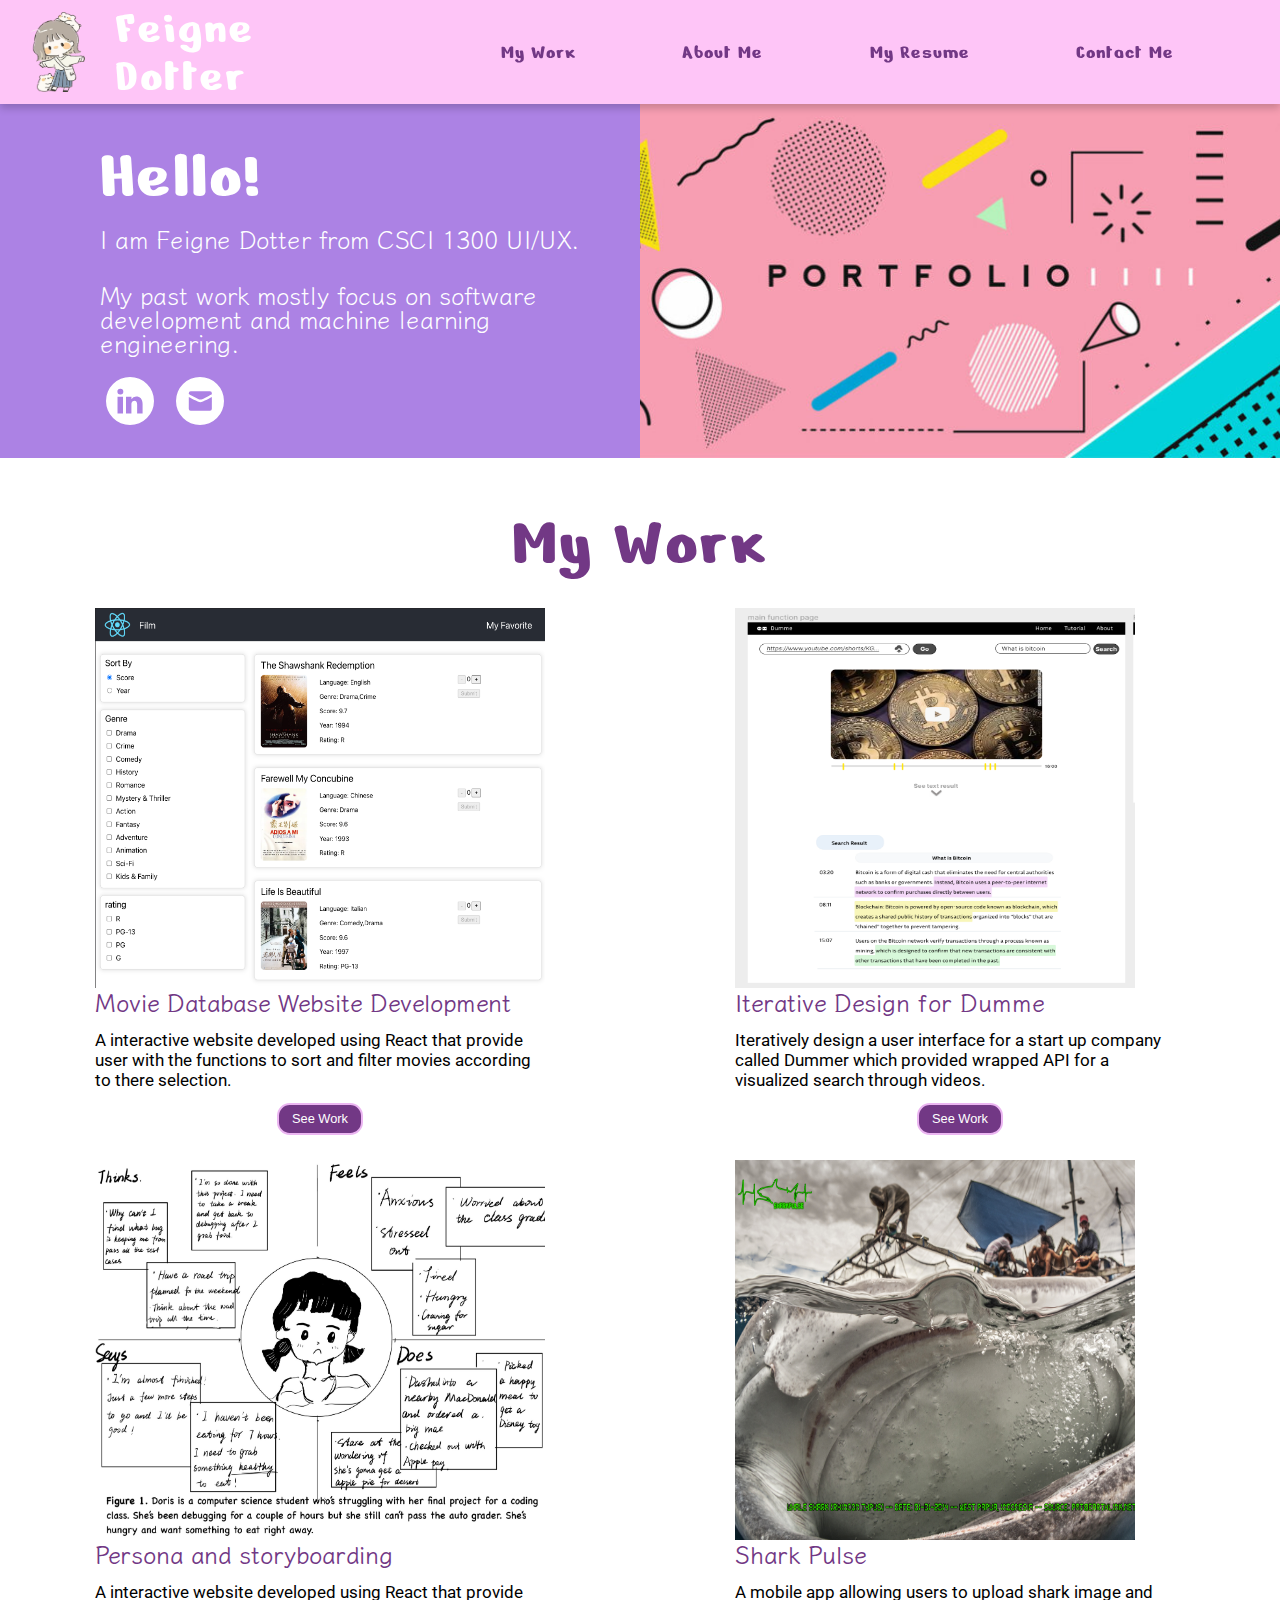
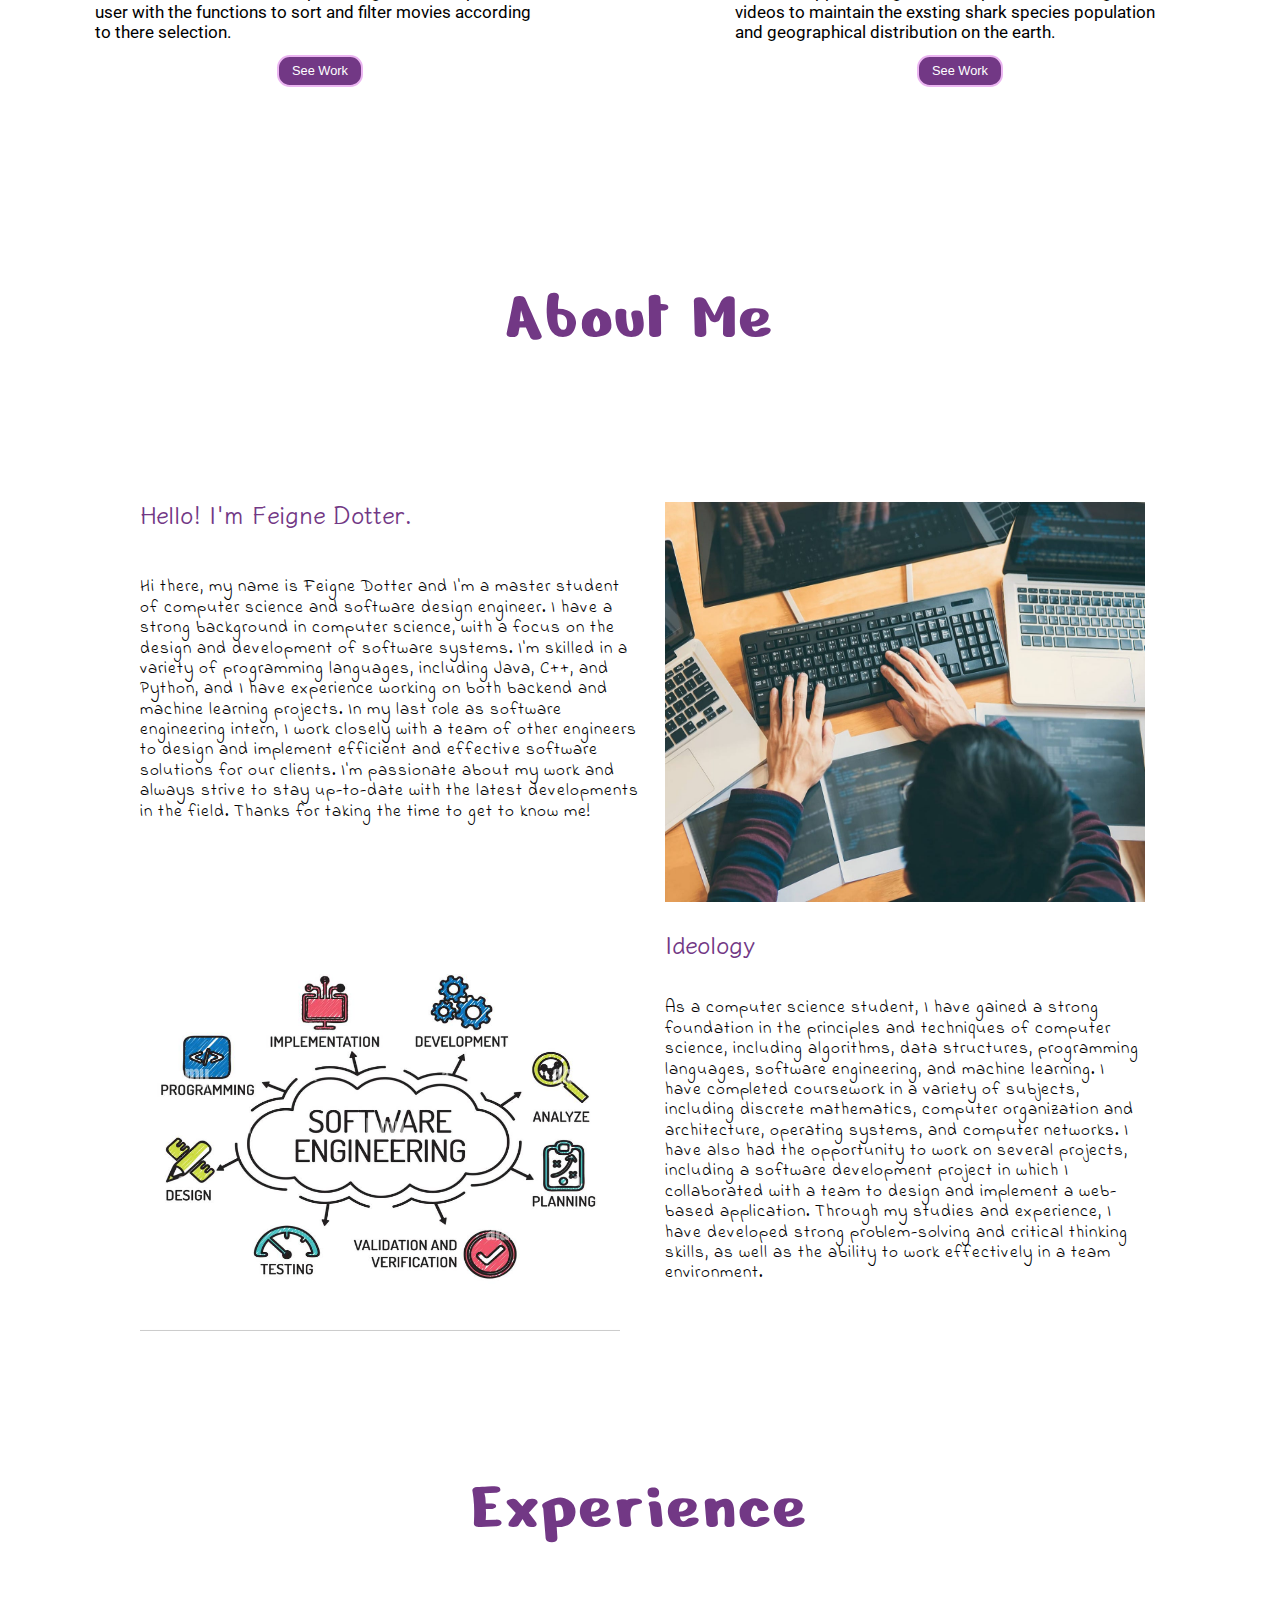
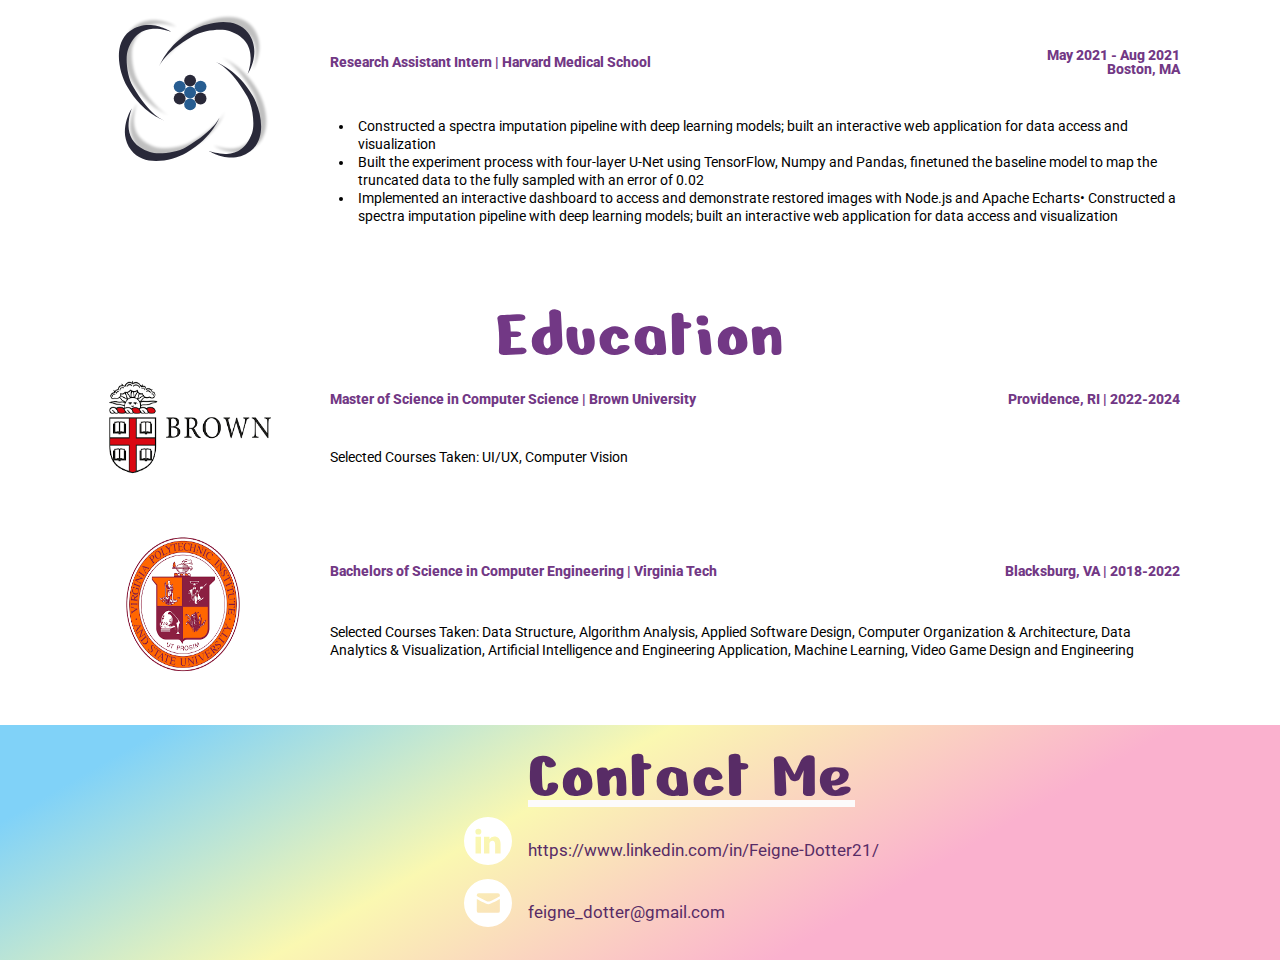
<file: index.html>
<!DOCTYPE html>
<html>

<head>
    <title>Portfolio Feigne Dotter</title>
    <link rel="stylesheet" href="./css/reset.css">
    <link rel="stylesheet" href="css/styles.css">
    <link rel="preconnect" href="https://fonts.gstatic.com">
    <script src="https://ajax.googleapis.com/ajax/libs/jquery/3.5.1/jquery.min.js"></script>
    <script src="js/index.js"></script>
    <style> 
        @import url('https://fonts.googleapis.com/css2?family=Nerko+One&family=Noto+Sans&display=swap'); 
    </style>
    <style>
        @import url('https://fonts.googleapis.com/css2?family=Roboto&display=swap');
    </style>
    <style>
        @import url('https://fonts.googleapis.com/css2?family=Roboto:wght@700&display=swap');
    </style>
    <style> @import url('https://fonts.googleapis.com/css2?family=Klee+One&display=swap'); </style>
    <style> @import url('https://fonts.googleapis.com/css2?family=Indie+Flower&family=Klee+One&display=swap'); </style>
    <!-- Global site tag (gtag.js) - Google Analytics -->
<script async src="https://www.googletagmanager.com/gtag/js?id=G-89CSB1CFTP"></script>
<script>
  window.dataLayer = window.dataLayer || [];
  function gtag(){dataLayer.push(arguments);}
  gtag('js', new Date());

  gtag('config', 'G-89CSB1CFTP');
</script>

</head>


<header class="header">
    <div class="headerContainer">
        <div class="logoName">
            <div class="logo">
                <img src="images/Subject.png" alt="ANT" width=55px height=80px>
            </div>
            <div class="name">
                <p>Feigne Dotter</p>
            </div>
        </div>

        <!-- <ul class="nav">
            <li>My Work</li>
            <li>About Me</li>
            <li>My Resume</li>
            <li><a id="contactMe">Contact Me</a></li>
        </ul> -->

        <ul class="projectNav">
            <li><a id="myWork">My Work</a></li>
            <li><a id="aboutMe">About Me</a></li>
            <li><a id="myResume">My Resume</a></li>
            <li><a id="contactMe">Contact Me</a></li>
        </ul>

        <div class="burger">
            <div class="bar"></div>
            <div class="bar"></div>
            <div class="bar"></div>
        </div>
    </div>

</header>




<section class="introduction">
    <div class="introLeft">
        <div class="introText">
            <h1>
                Hello!
            </h1>
            <h5>
                I am Feigne Dotter from CSCI 1300 UI/UX.
            </h5>
            <h5>
                My past work mostly focus on software development and machine learning engineering. 
            </h5>
        </div>
        <div class="introIcons">
            <div class="iconLinkedin">
                <a href="https://www.linkedin.com/in/feigne-dotter21/" target="_blank">
                    <img src="images/img-linkedin-white.svg" alt="LinkedIn" width=60px height=60px>
                </a>
            </div>
            <div class="iconEmail">
                <a href="mailto:feigne-dotter@gmail.com" target="_blank">
                    <img src="images/img-email-white.svg" alt="Email" width=60px height=60px>
                </a>
            </div>
        </div>
    </div>
    <div class="introRight">
    </div>
</section>


<section class="myWork">
    <!-- <div class="sectionTitle"> -->
        <h1 class="pageTitle">
            My Work
        </h1>
    <!-- </div> -->
    <div class="project1">
        <div class="projectImage">
            <a href="project03.html">
                <img src="images/movie_cover.png" alt="react develoment" width=450px height=380px>
            </a>
        </div>
        <h3>
            Movie Database Website Development
        </h3>
        <h4>
            A interactive website developed using React that provide user with the functions to sort and filter movies according to there selection.
        </h4>
        <button onclick="window.location.href='project03.html';">
            See Work
        </button>
    </div>
    <div class="project2">
        <div class="projectImage">
            <a href="project02.html">
                <img src="images/iterative_overview.png" alt="Squad" width=400px height=380px>
            </a>
        </div>
        <h3>
            Iterative Design for Dumme
        </h3>
        <h4>
            Iteratively design a user interface for a start up company called Dummer which provided wrapped API for a visualized search through videos.
        </h4>
        <button onclick="window.location.href='project02.html';">
            See Work
        </button>
    </div>
    <div class="project3">
        <div class="projectImage">
            <a href="project01.html">
                <img src="images/per1-1.jpg" alt="En Masse" width=450px height=380px>
            </a>
        </div>
        <h3>
            Persona and storyboarding
        </h3>
        <h4>
            A interactive website developed using React that provide user with the functions to sort and filter movies according to there selection.
        </h4>
        <button onclick="window.location.href='project01.html';">
            See Work
        </button>
    </div>
    <div class="project4">
        <div class="projectImage">
            <a href="http://sp2.cs.vt.edu/">
            <img src="images/background_cover.jpeg" alt="FCC" width=400px height=380px>
            </a>
        </div>
        <h3>
            Shark Pulse
        </h3>
        <h4>
            A mobile app allowing users to upload shark image and videos to maintain the exsting shark species population and geographical distribution on the earth. 
        </h4>
        <button onclick="location.href='http://sp2.cs.vt.edu/';">
            See Work
        </button>
    </div>

</section>

<section class="aboutMe">
    <div class="sectionTitle">
        <h1 class="pageTitle">
            About Me
        </h1>

    </div>

    <div class="aboutMeBlock1">
        
        <h3 class="subTitle1">
            Hello! I'm Feigne Dotter.
        </h3>
        <h4 class="subDescription1">
            <p>
                Hi there, my name is Feigne Dotter and I'm a master student of computer science and software design engineer. I have a strong background in computer science, with a focus on the design and development of software systems. I'm skilled in a variety of programming languages, including Java, C++, and Python, and I have experience working on both backend and machine learning projects. In my last role as software engineering intern, I work closely with a team of other engineers to design and implement efficient and effective software solutions for our clients. I'm passionate about my work and always strive to stay up-to-date with the latest developments in the field. Thanks for taking the time to get to know me!
            </p>
        </h4>
        <div class="aboutMeImage1">
            <img src="images/college_student.jpeg" alt="Placeholder" width=480px height=400px>
        </div>
    </div>

<div class="aboutMeBlock2">
    <div class="aboutMeImage2">
        <img src="images/software_engineering.png" alt="Placeholder" width=480px height=400px>
    </div>
    <h3 class="subTitle2">
        Ideology
    </h3>
    <h4 class="subDescription2">
        <p>
            As a computer science student, I have gained a strong foundation in the principles and techniques of computer science, including algorithms, data structures, programming languages, software engineering, and machine learning. I have completed coursework in a variety of subjects, including discrete mathematics, computer organization and architecture, operating systems, and computer networks. I have also had the opportunity to work on several projects, including a software development project in which I collaborated with a team to design and implement a web-based application. Through my studies and experience, I have developed strong problem-solving and critical thinking skills, as well as the ability to work effectively in a team environment.
        </p>
    </h4>
</div>

</section>


<section class="myResume">

    <div class="myResumeBlock4">
        <h1 class="blockTitle">
            Experience
        </h1>
        <div class="parkerLordLogo">
            <img src="images/Gordon_Center_for_Medical_Imaging.svg" alt="Parker LORD" width=180px height=159px>
        </div>
        <div class="leftAlign1">
            <p>
                Research Assistant Intern | Harvard Medical School 
            </p>
        </div>
        <div class="rightAlign1">
            <p>
                May 2021 - Aug 2021
            </p>
            <p>
                Boston, MA
            </p>
        </div>
        <div class="description1">
            <ul class="accomplishments">
                <li>Constructed a spectra imputation pipeline with deep learning models; built an interactive web application for data access and visualization
                </li>
                <li>Built the experiment process with four-layer U-Net using TensorFlow, Numpy and Pandas, finetuned the baseline model to map the truncated data to the fully sampled with an error of 0.02            
                </li>  
                <li>
                    Implemented an interactive dashboard to access and demonstrate restored images with Node.js and Apache Echarts• Constructed a spectra imputation pipeline with deep learning models; built an interactive web application for data access and visualization 
            </ul>
        </div>
        
    </div>

    <div class="myResumeBlock5">
        <h1 class="blockTitle">
            Education
        </h1>
        <div class="GeorgiaTech">
            <div class="GT-logo">
                <img src="images/Brown.png" alt="Brown University" width=180px height=114px>
            </div>
            <div class="leftAlign2">
                <p>
                    Master of Science in Computer Science | Brown University
                </p>
            </div>
            <div class="rightAlign2">
                <p>
                    Providence, RI | 2022-2024
                </p>
            </div>
            <div class="GT-description">
                Selected Courses Taken: UI/UX, Computer Vision
            </div>
        </div>
        <div class="VT">
            <div class="VT-logo">
                <img src="images/VT.png" alt="VT" width=116px height=137px>
            </div>
            <div class="leftAlign3">
                Bachelors of Science in Computer Engineering | Virginia Tech
            </div>
            <div class="rightAlign3">
                Blacksburg, VA | 2018-2022
            </div>
            <div class="VT-description">
                Selected Courses Taken: Data Structure, Algorithm Analysis, Applied Software Design, Computer Organization & Architecture, Data Analytics & Visualization, Artificial Intelligence and Engineering Application, Machine Learning, Video Game Design and Engineering
            </div>
        </div>
    </div>

</section>

<footer class="footer">
    <!-- <div class="nothing">
    </div> -->
    <div class="footerTitle">
        <h1>
            Contact Me
        </h1>
    </div>
    <div class="iconLinkedin">
        <a href="https://www.linkedin.com/in/feigne-dotter21/" target="_blank">
            <img src="images/img-linkedin-white.svg" alt="LinkedIn" width=60px height=60px>
        </a>
    </div>
    <div class="descriptionLinkedin">
        <h4>
            https://www.linkedin.com/in/Feigne-Dotter21/
        </h4>
    </div>
    <div class="iconEmail">
        <a href="mailto:feigne-dotter@gmail.com" target="_blank">
            <img src="images/img-email-white.svg" alt="Email" width=60px height=60px>
        </a>
    </div>
    <div class="descriptionEmail">
        <h4>
            feigne_dotter@gmail.com
        </h4>
    </div>
</footer>


</html>
</file>
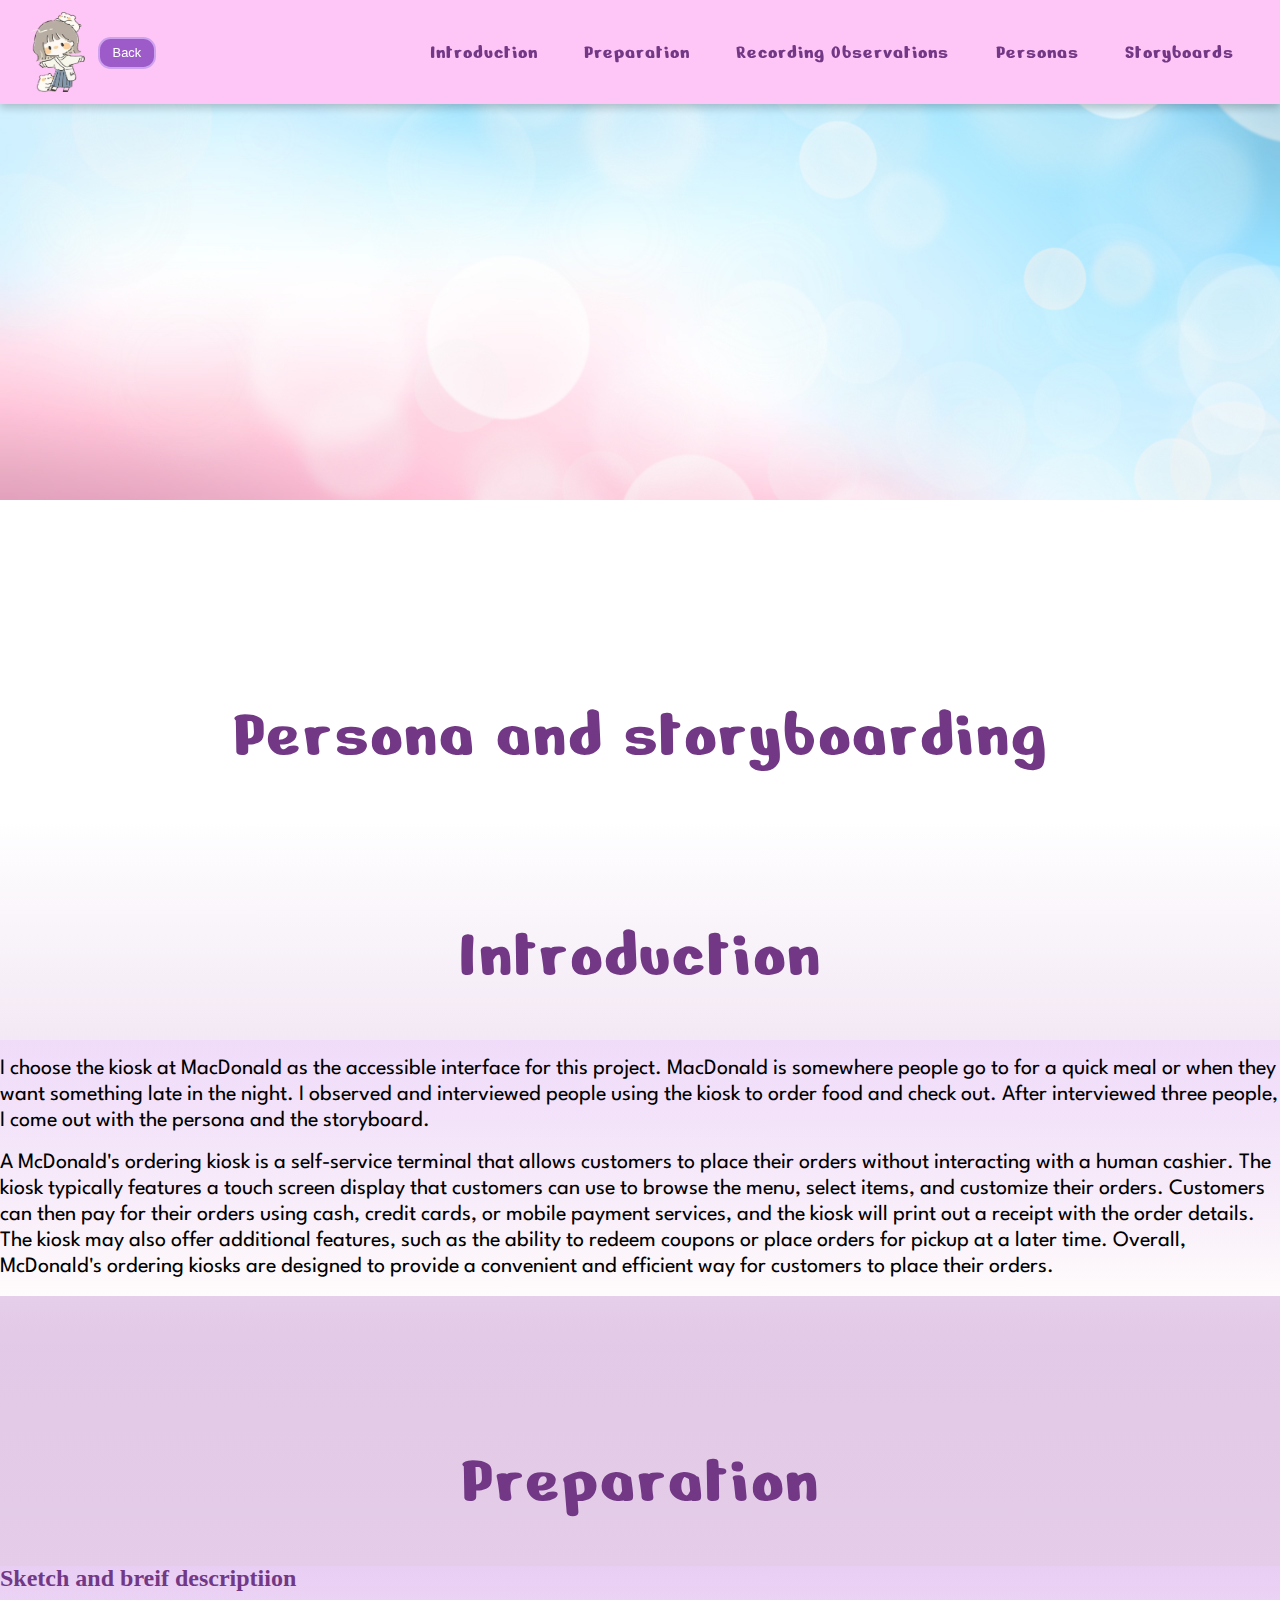
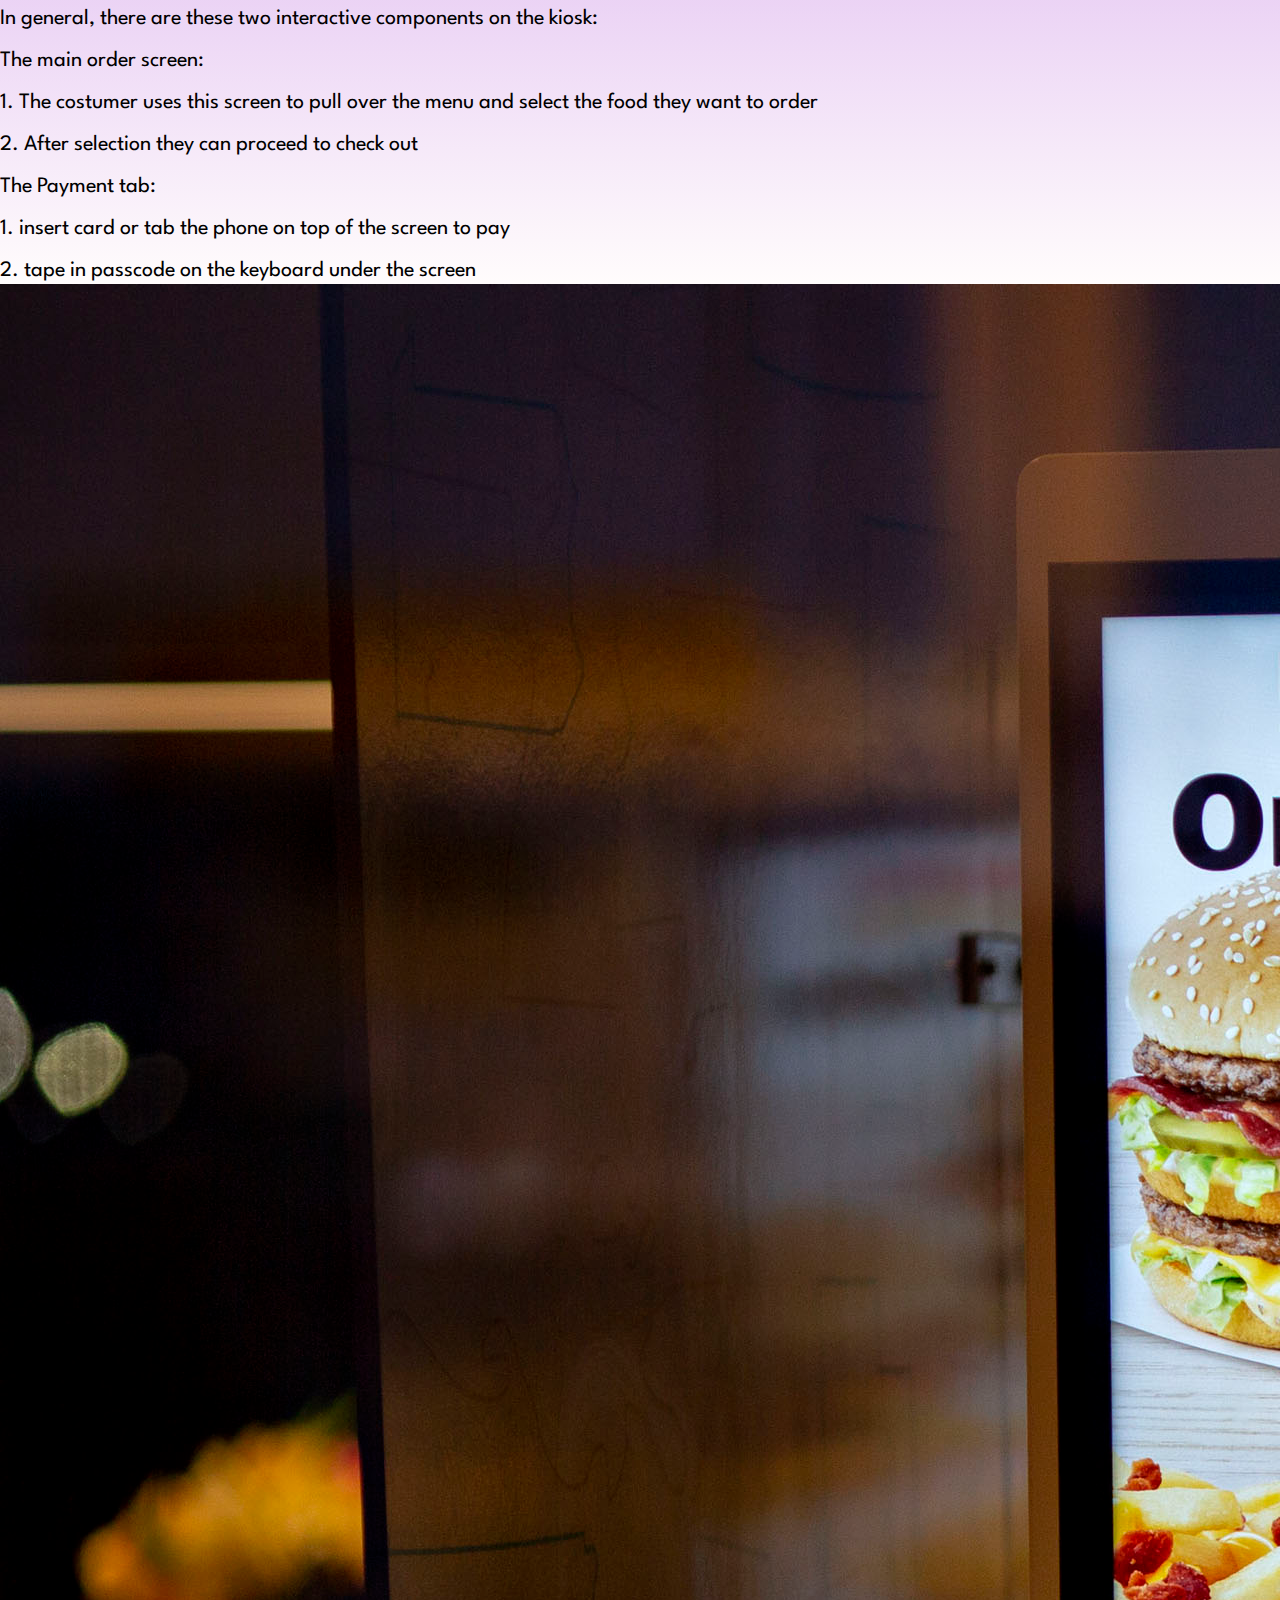
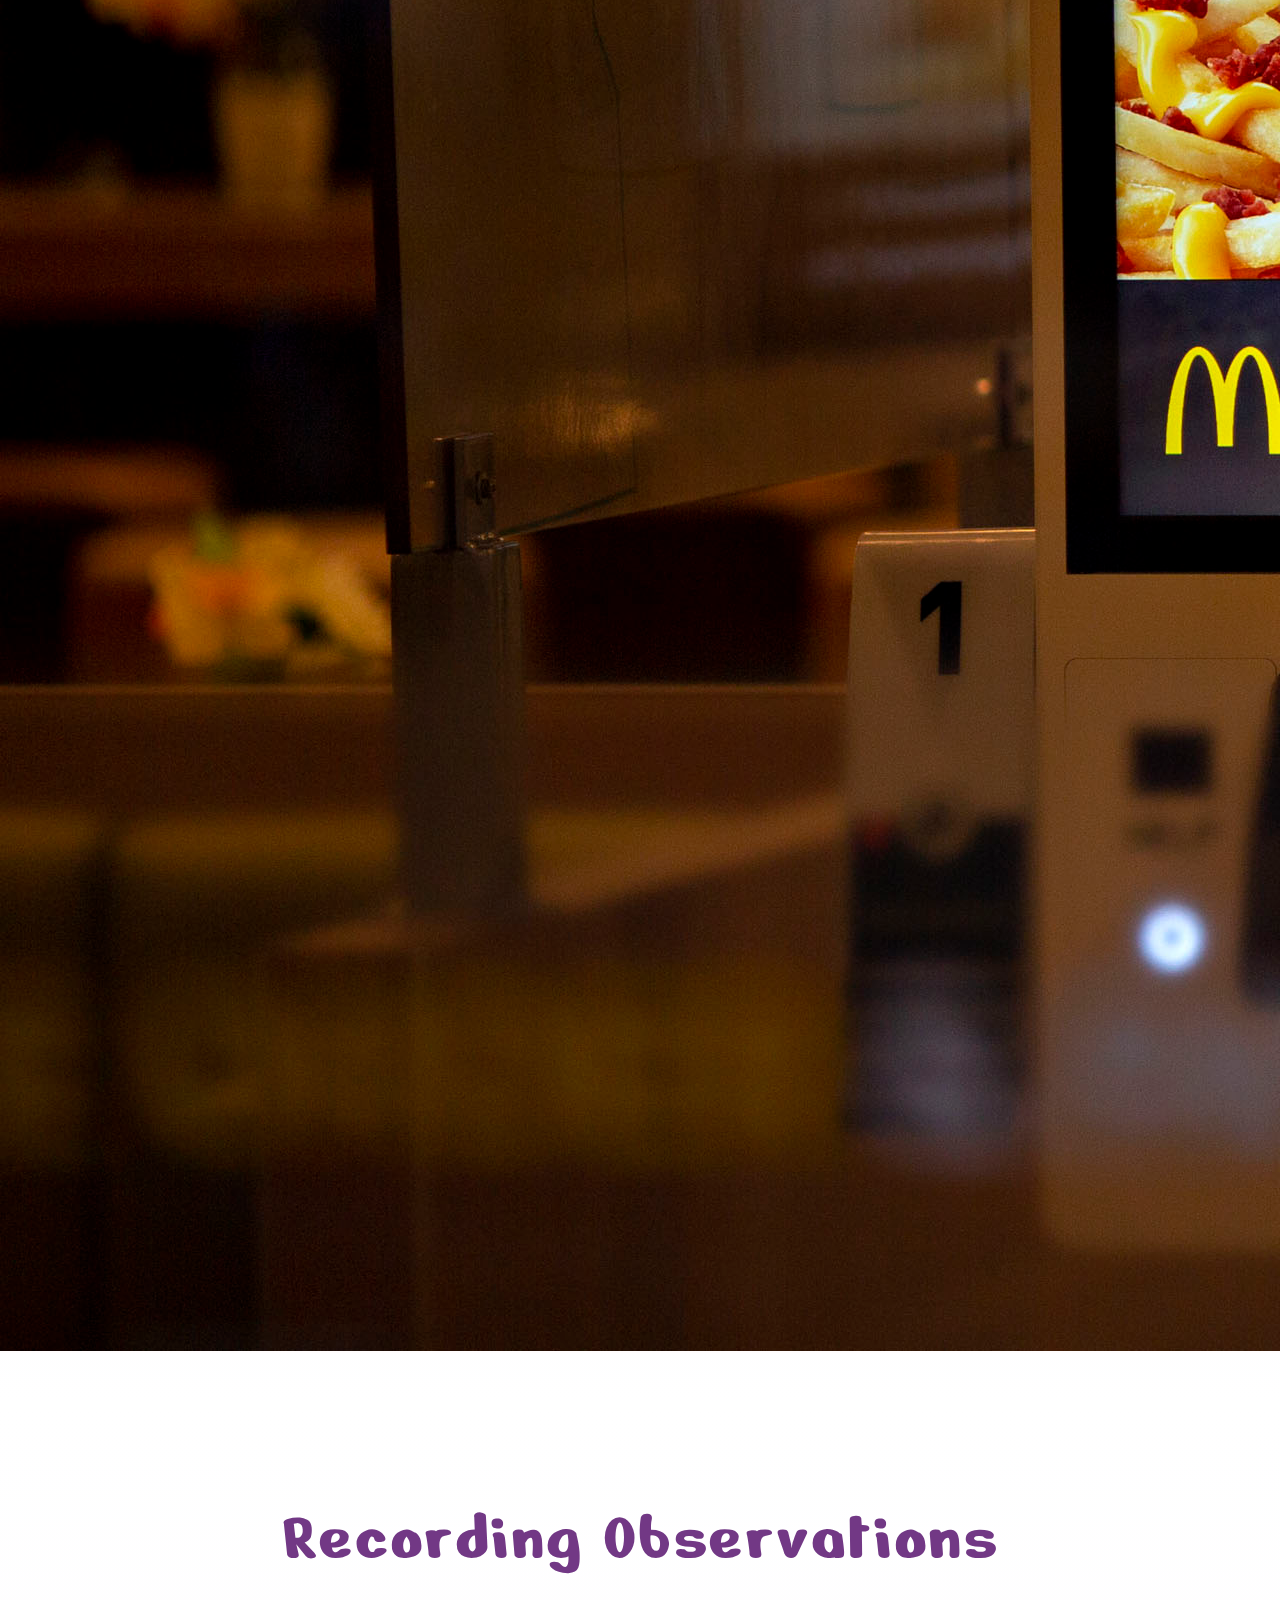
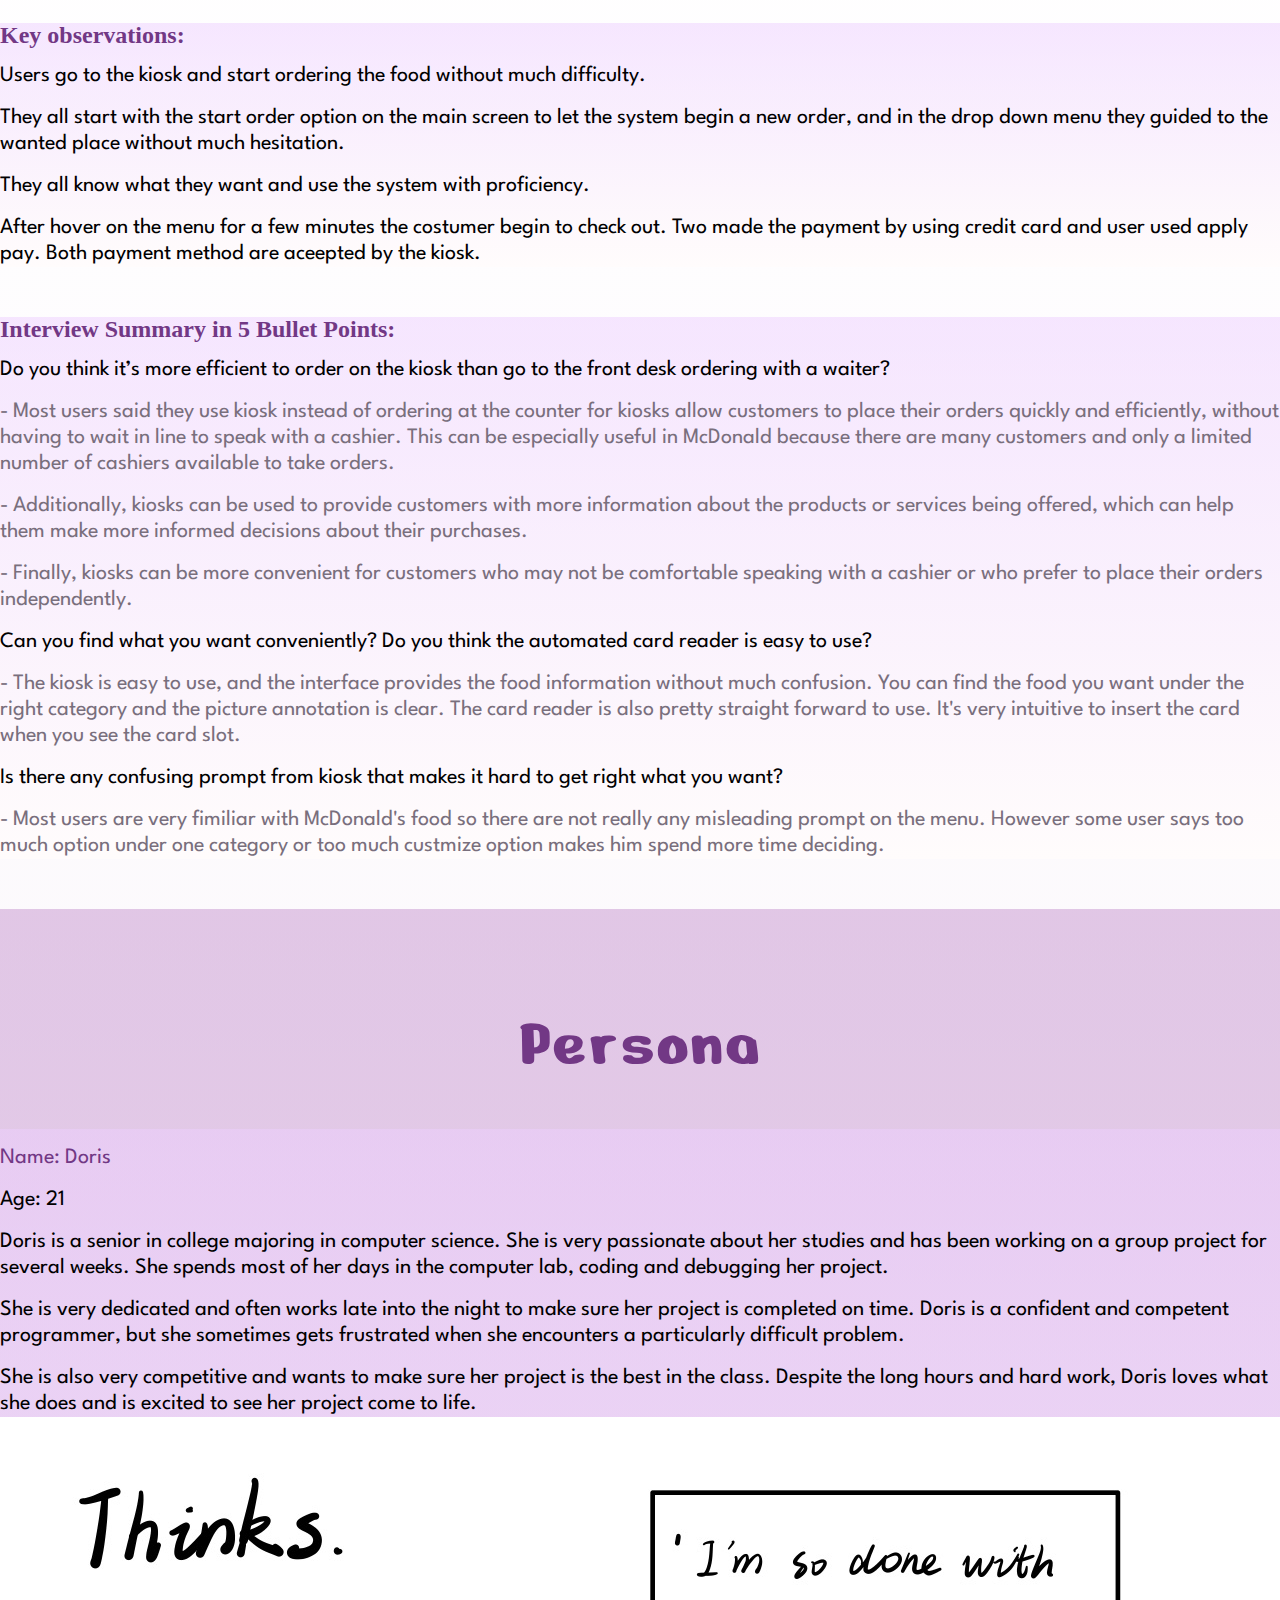
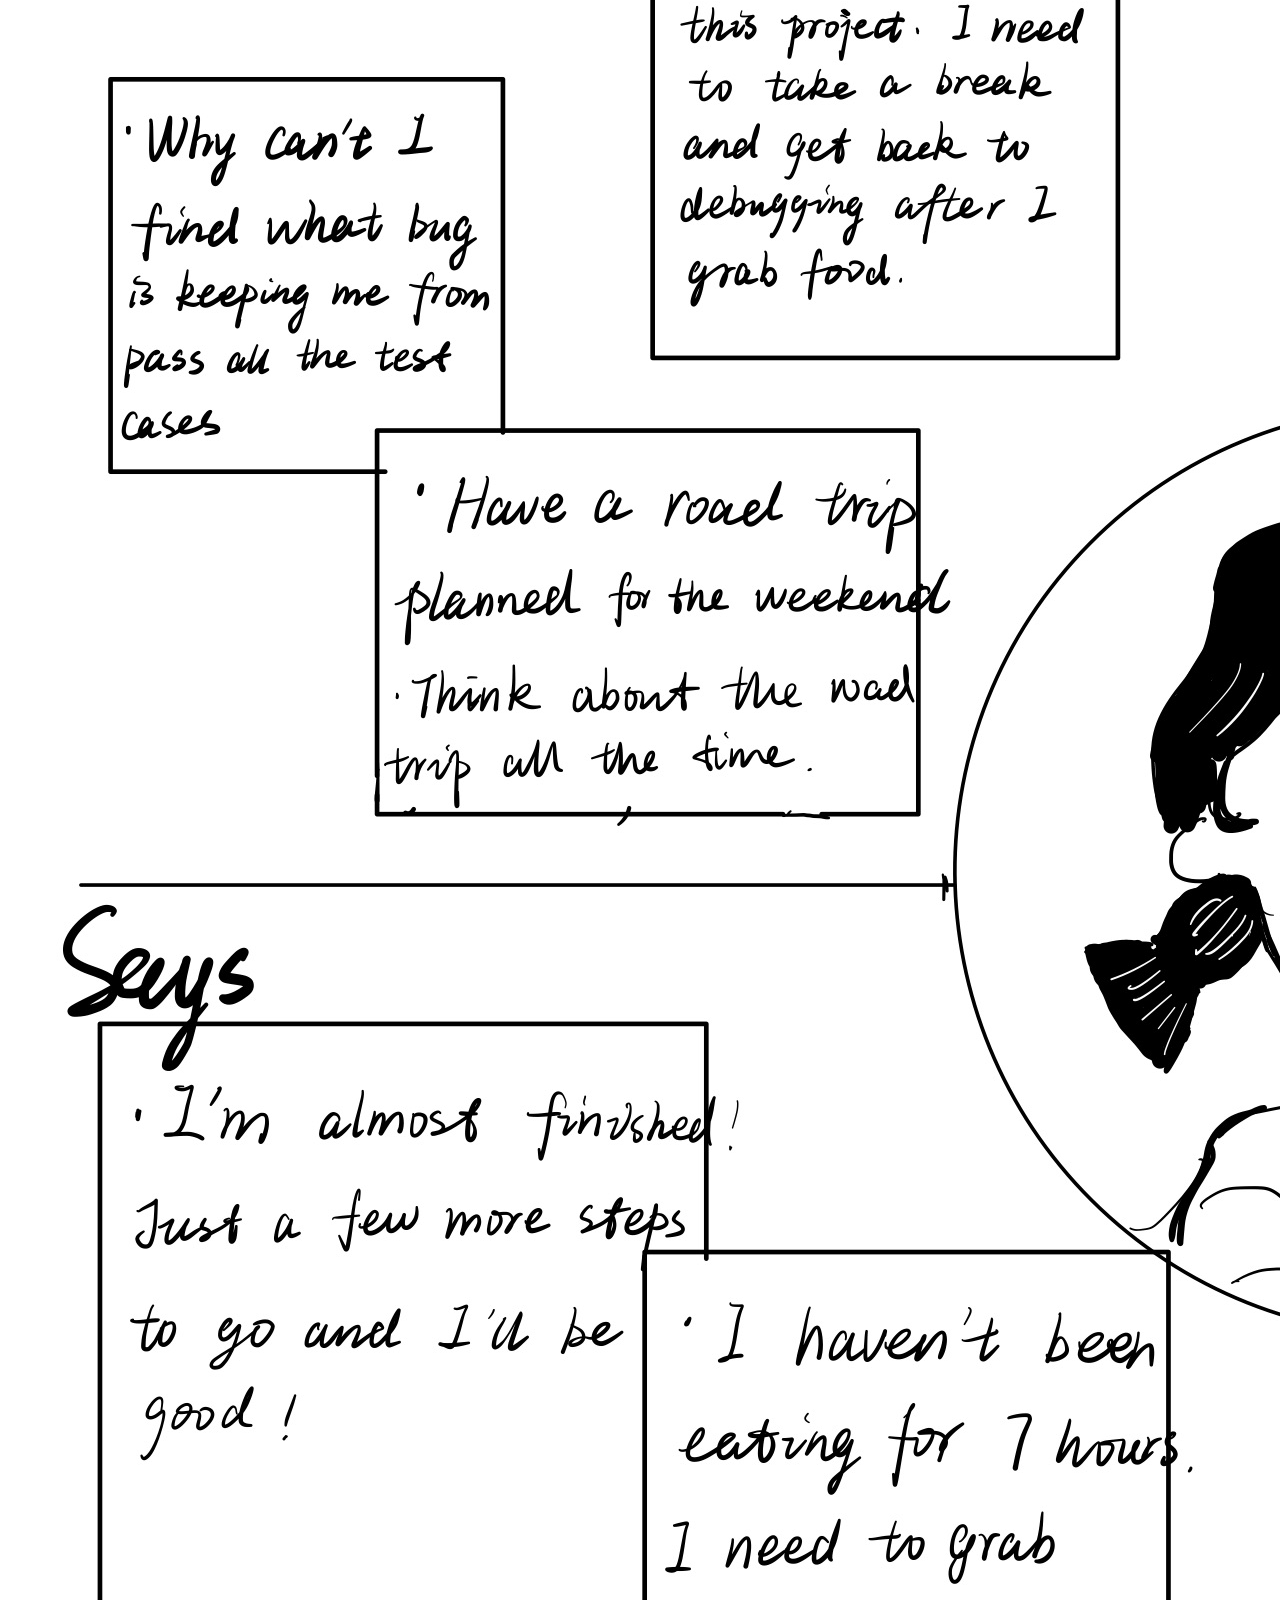
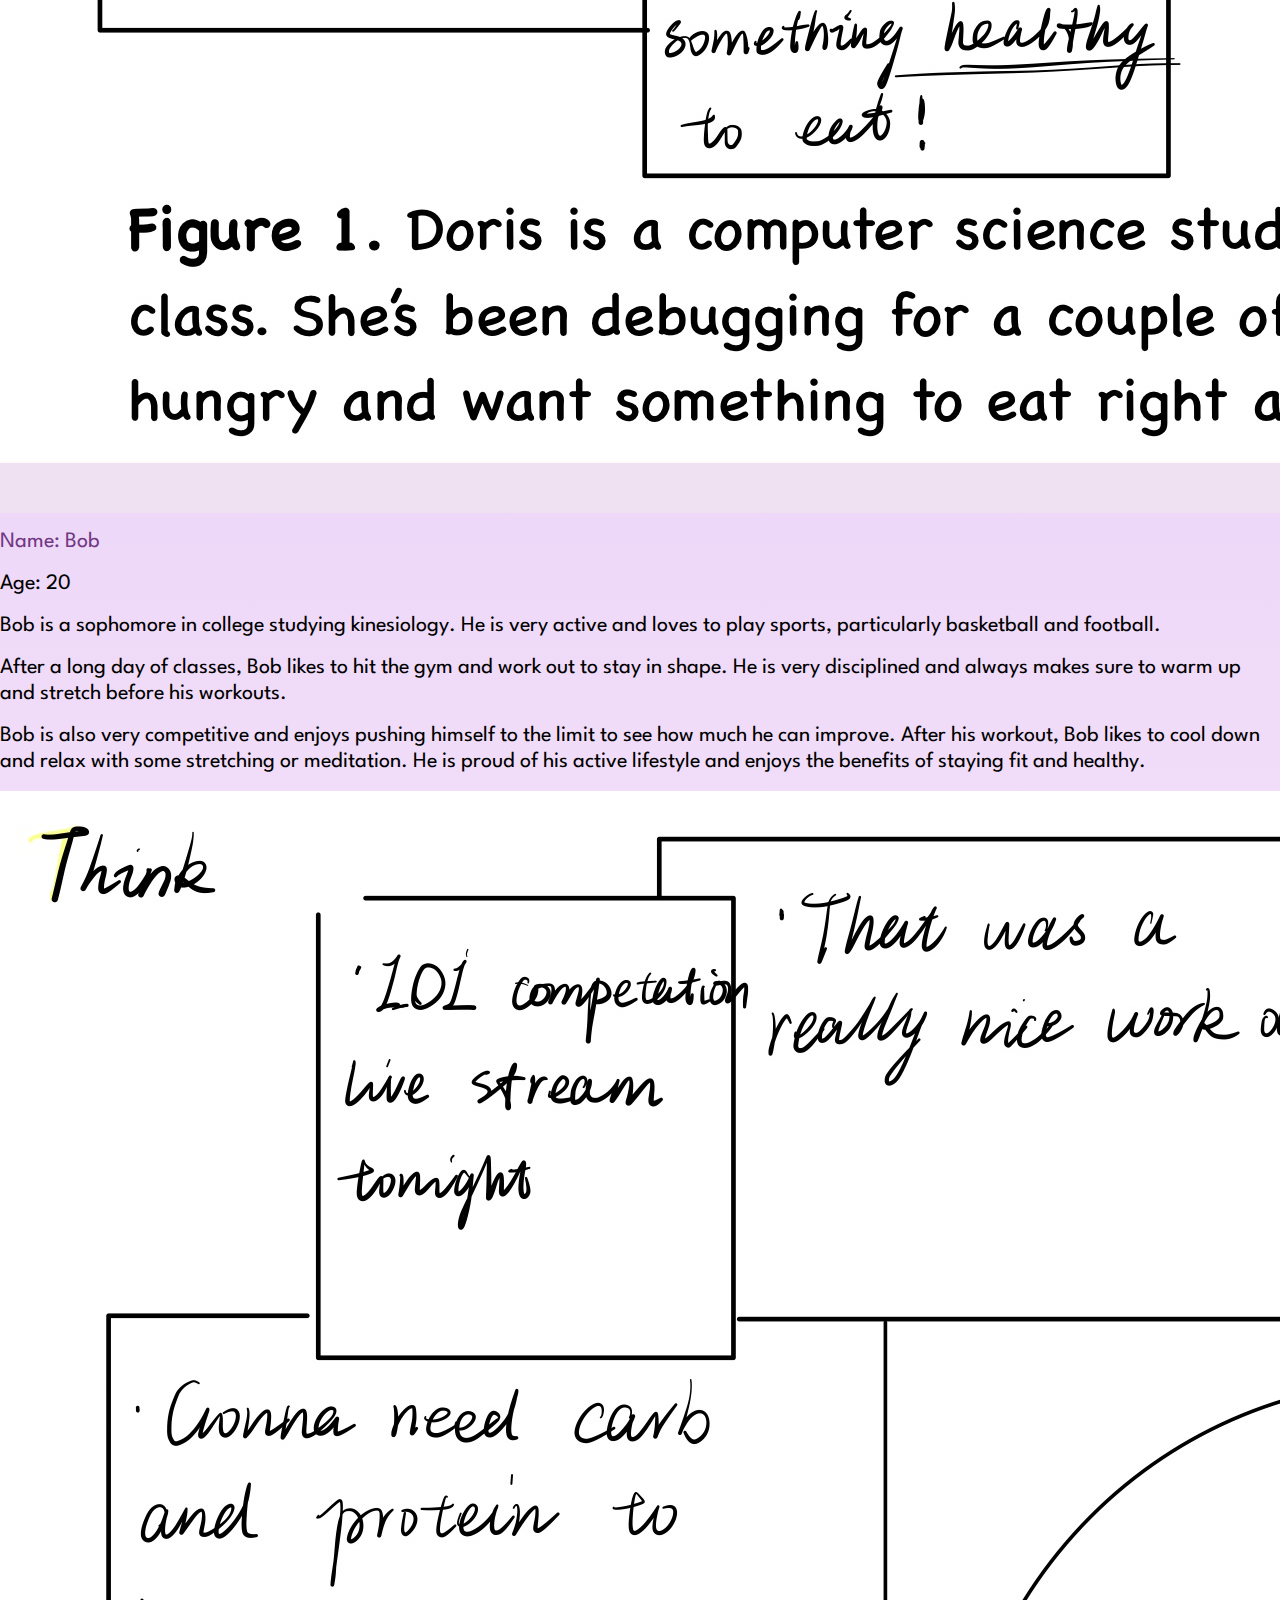
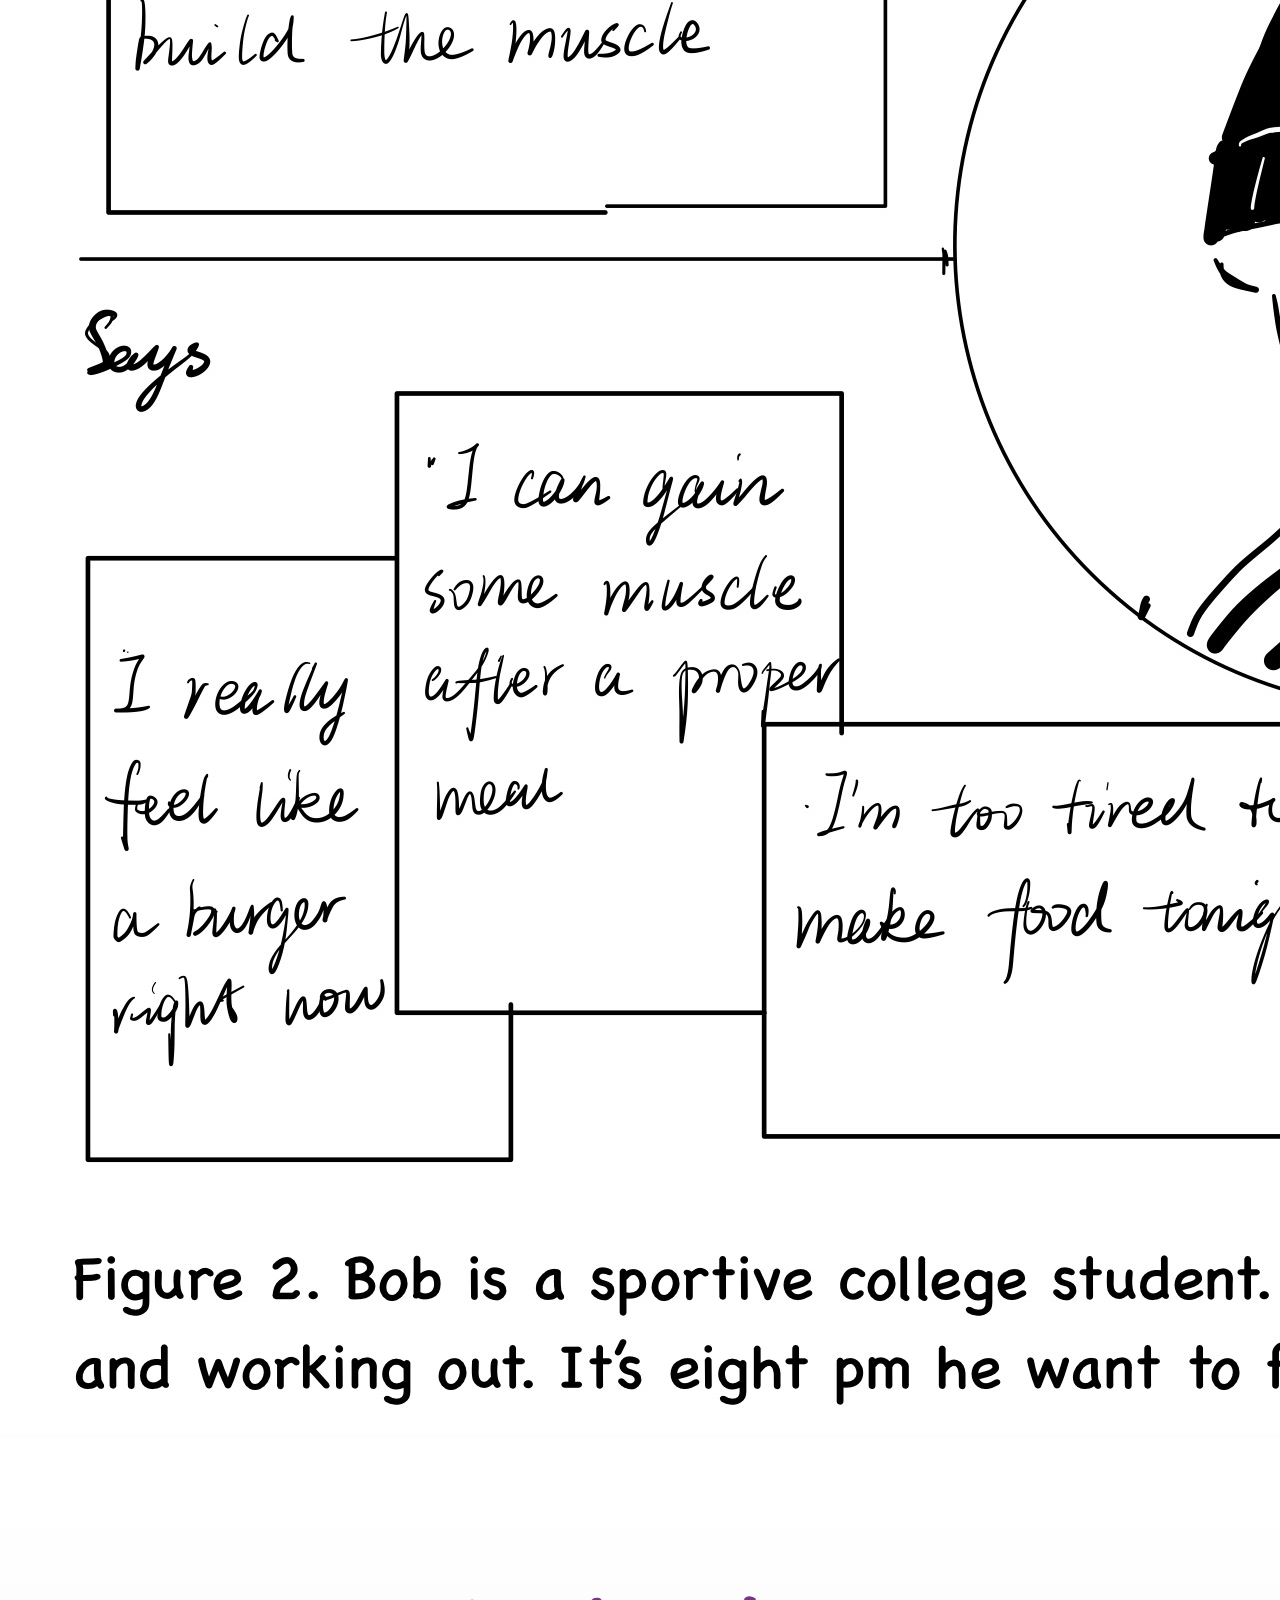
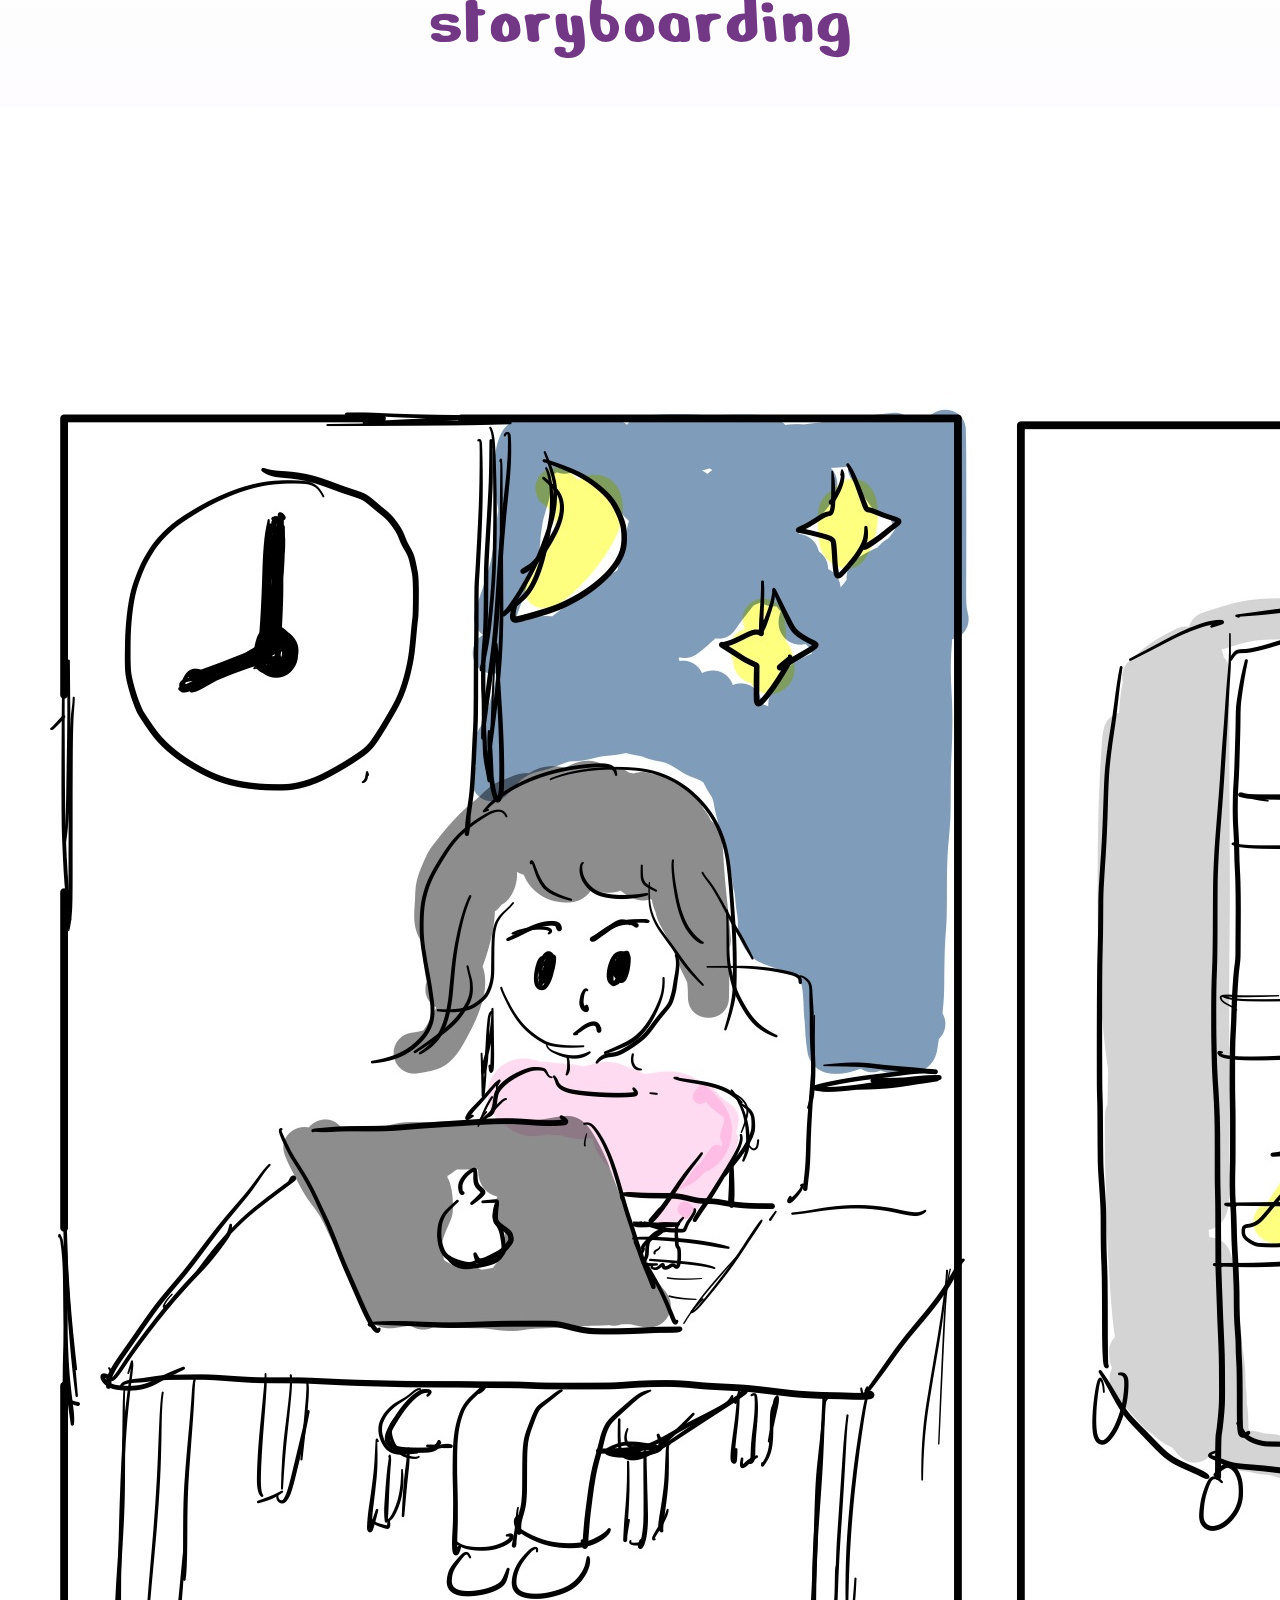
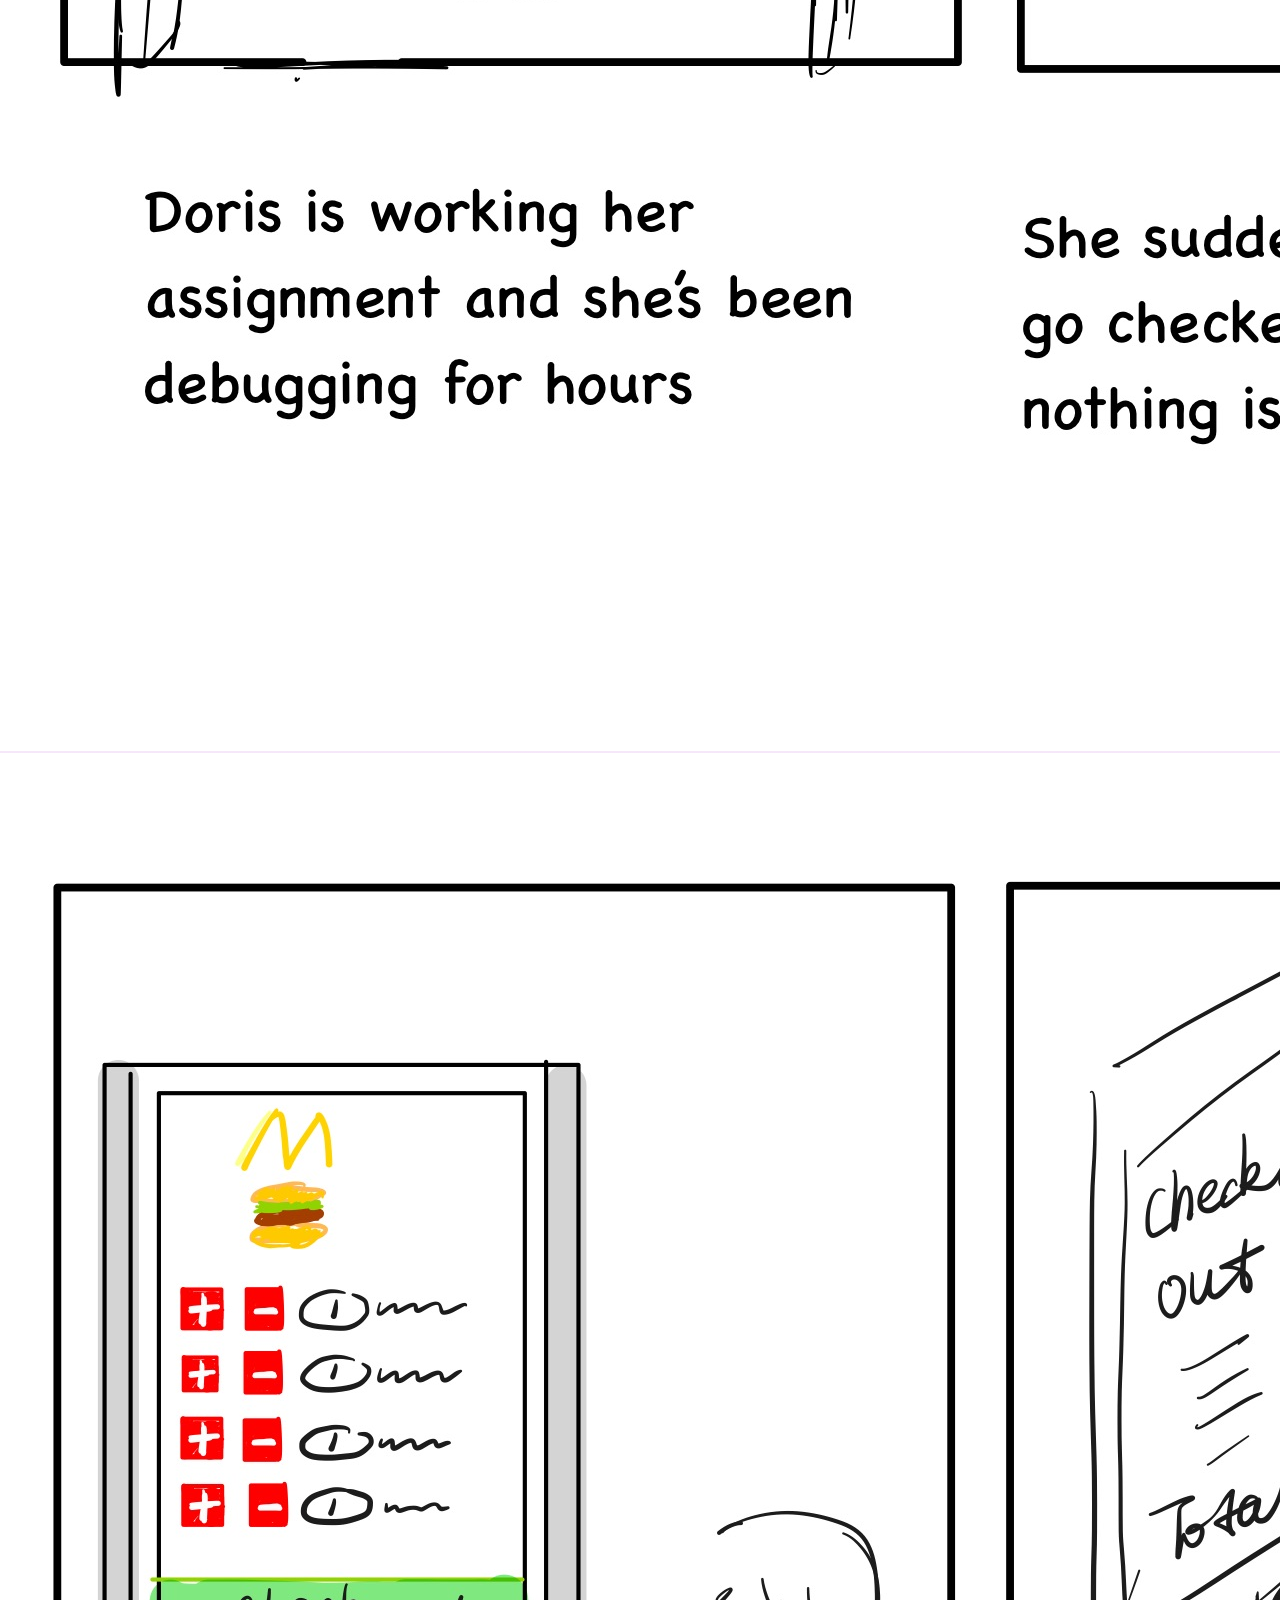
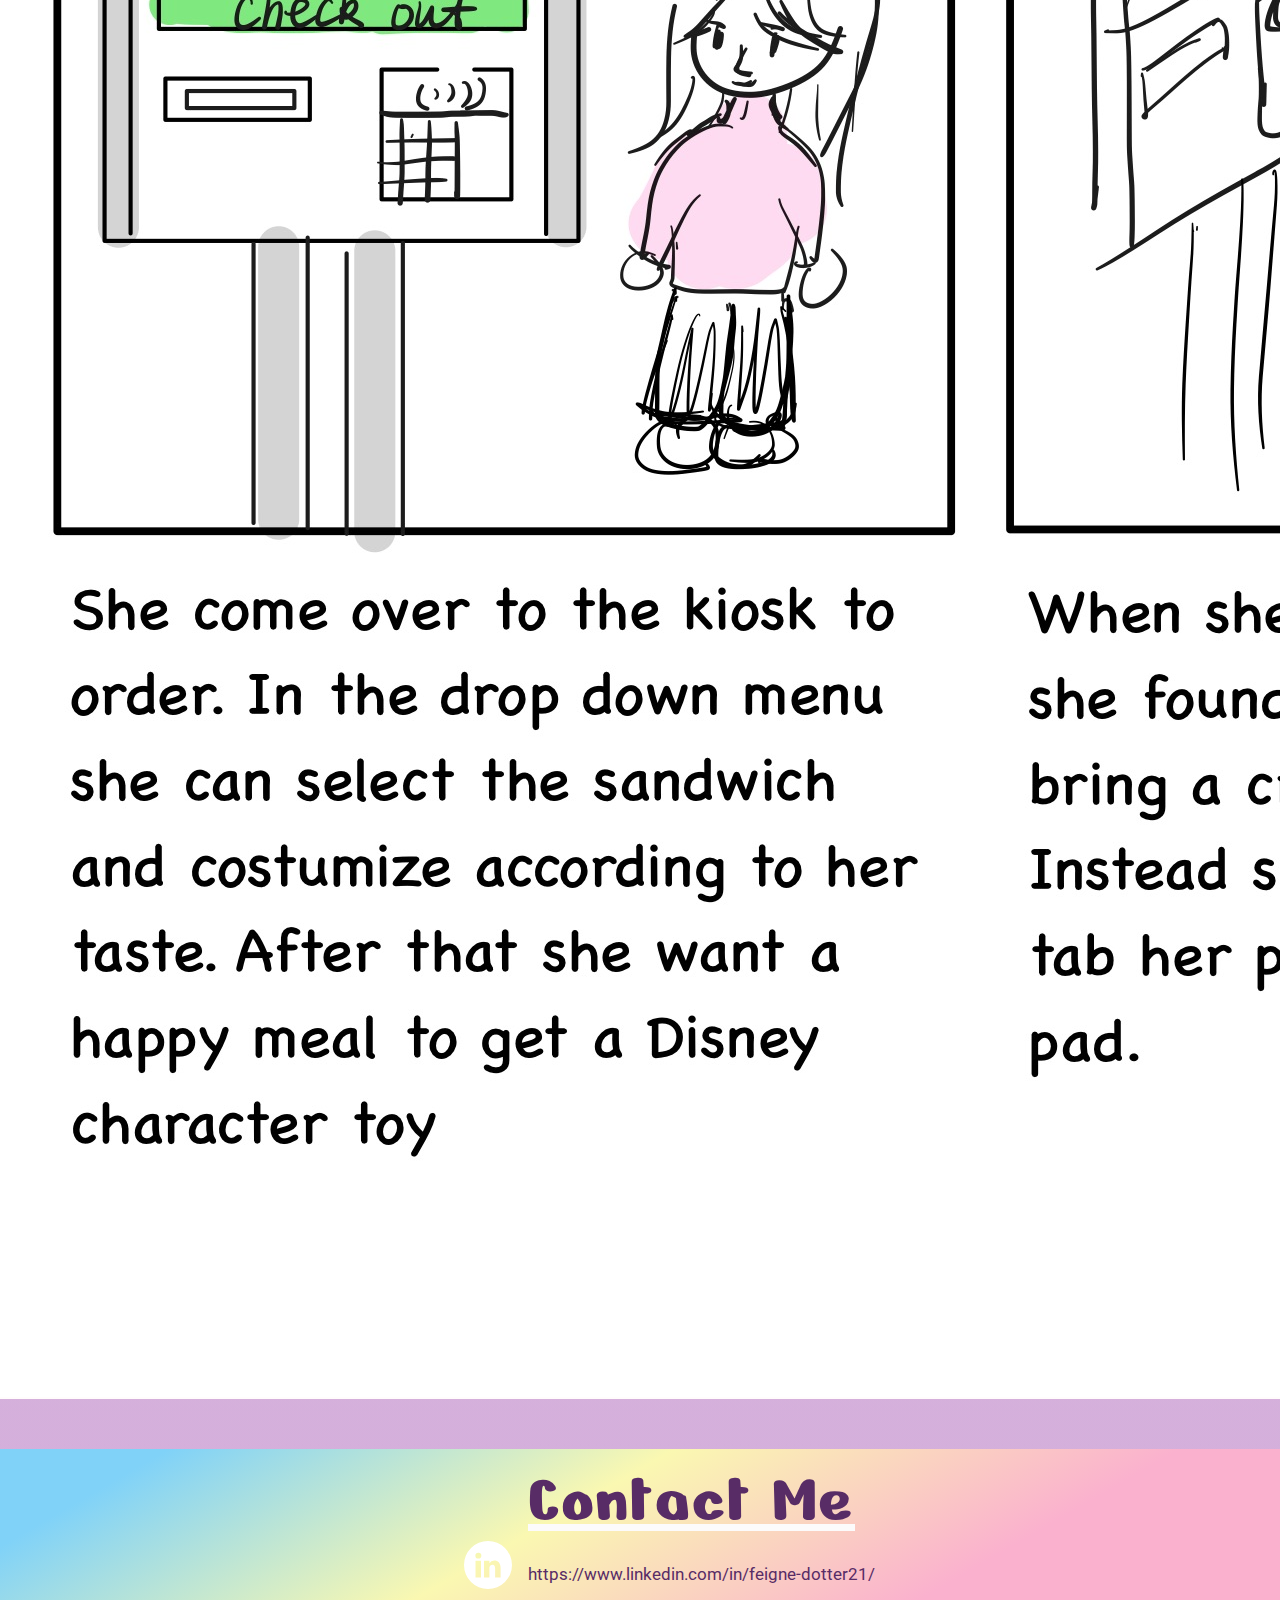
<file: project01.html>
<!DOCTYPE html>
<html>

<head>
    <title>Project 1</title>
    <link href="https://cdn.jsdelivr.net/npm/bootstrap@5.0.1/dist/css/bootstrap.min.css" rel="stylesheet" integrity="sha384-+0n0xVW2eSR5OomGNYDnhzAbDsOXxcvSN1TPprVMTNDbiYZCxYbOOl7+AMvyTG2x" crossorigin="anonymous">
    <link rel="stylesheet" href="./css/reset.css">
    <link rel="stylesheet" href="css/styles.css">
    <link rel="preconnect" href="https://fonts.gstatic.com">
    <script src="https://ajax.googleapis.com/ajax/libs/jquery/3.5.1/jquery.min.js"></script>
    <script src="js/index.js"></script>
    <style>
        @import url('https://fonts.googleapis.com/css2?family=Bangers&display=swap');
    </style>
    <style> 
        @import url('https://fonts.googleapis.com/css2?family=Nerko+One&family=Noto+Sans&display=swap'); 
    </style>
    <style>
        @import url('https://fonts.googleapis.com/css2?family=Roboto&display=swap');
    </style>
    <style>
        @import url('https://fonts.googleapis.com/css2?family=Roboto:wght@700&display=swap');
    </style>
    <style> @import url('https://fonts.googleapis.com/css2?family=League+Spartan&display=swap'); </style>
<script async src="https://www.googletagmanager.com/gtag/js?id=G-89CSB1CFTP"></script>
<script>
  window.dataLayer = window.dataLayer || [];
  function gtag(){dataLayer.push(arguments);}
  gtag('js', new Date());

  gtag('config', 'G-89CSB1CFTP');
</script>

</head>

<header class="header">
    <div class="headerContainer">
        <div class="logoName">
            <div class="logo">
                <img src="images/Subject.png" alt="ANT" width=55px height=80px>
            </div>
        <button id="homeButton" onclick="window.location.href='index.html';">
            Back
        </button>
        </div>

        <ul class="projectNav">
            <li><a id="introductionP">Introduction</a></li>
            <li><a id="research">Preparation</a></li>
            <li><a id="analysisDefinition">Recording Observations</a></li>
            <li><a id="prototypingUserTesting">Personas</a></li>
            <li><a id="finalPrototype">Storyboards</a></li>
        </ul>

        <div class="burger">
            <div class="bar"></div>
            <div class="bar"></div>
            <div class="bar"></div>
        </div>
    </div>


</header>


<section class="kingImg">
    <div class="jumbotron jumbotron-fluid">
        <div class="container">
         </div>
      </div>
</section>


<section class="projectTitleNav">
    <div class="projectTitle">
        <h1>
            Persona and storyboarding
        </h1>
    </div>

</section>


<section class="introductionP">
    <div class="sectionTitle">
        <h1>
            Introduction
        </h1>
    </div>
    <div class="container">
        <div class="row">
            <div class="col-lg-12">
                <div class="card">
                    <div class="card-body">
                      <p class="card-text">I choose the kiosk at MacDonald as the accessible interface for this project. MacDonald is somewhere people go to for a quick meal or when they want something late in the night. I observed and interviewed people using the kiosk to order food and check out. After interviewed three people, I come out with the persona and the storyboard. </p>
                      <p class="card-text">A McDonald's ordering kiosk is a self-service terminal that allows customers to place their orders without interacting with a human cashier. The kiosk typically features a touch screen display that customers can use to browse the menu, select items, and customize their orders. Customers can then pay for their orders using cash, credit cards, or mobile payment services, and the kiosk will print out a receipt with the order details. The kiosk may also offer additional features, such as the ability to redeem coupons or place orders for pickup at a later time. Overall, McDonald's ordering kiosks are designed to provide a convenient and efficient way for customers to place their orders.
                    </p>
                      <p class="card-text"></p>
                    </div>
                  </div>
            </div>
        </div>
    </div>
</section>


<section class="research">
    <div class="sectionTitle">
        <h1>
            Preparation
        </h1>
    </div>
    <div class="container">
        <div class="row">
            <div class="col-lg-4">
                <div class="card">
                    <div class="card-body">
                        <h3 class="card-title">Sketch and breif descriptiion</h3>
                        <p class="card-text">In general, there are these two interactive components on the kiosk:</p>
                        <p class="card-text">
                            The main order screen:
                        </p>
                        <p class="card-text">
                            1. The costumer uses this screen to pull over the menu and select the food they want to order
            
                        </p>
                        <p class="card-text">
                            2. After selection they can proceed to check out
                        </p>
                        <p class="card-text">
                            The Payment tab:
                        </p>
                        <p class="card-text">
                            1. insert card or tab the phone on top of the screen to pay
                        </p>
                        <p class="card-text">
                            2. tape in passcode on the keyboard under the screen

                        </p>
                    </div>
                </div>
            </div>
            <div class="col-lg-8">
                <div class="card">
                    <img src="img_persona/MacKiosk.jpeg" class="card-img" alt="Proto Persona">
                </div>
            </div>
        </div>
    </div>

    

    
</section>

<section class="analysisDefinition">
    <div class="sectionTitle">
        <h1>
            Recording Observations
        </h1>
    </div>
    <div class="container">
        <div class="row">
            <div class="col-lg-12">
                <div class="card">
                    <div class="card-body">
                        <h3 class="card-title">Key observations:
                        </h3>
                        <ul>
                            <li class="card-text">Users go to the kiosk and start ordering the food without much difficulty. </li>
                            <li class="card-text">They all start with the start order option on the main screen to let the system begin a new order, and in the drop down menu they guided to the wanted place without much hesitation. </li>
                            <li class="card-text">They all know what they want and use the system with proficiency. </li>
                            <li class="card-text">After hover on the menu for a few minutes the costumer begin to check out. Two made the payment by using credit card and user used apply pay. Both payment method are aceepted by the kiosk.</li>
                        </ul>
                    </div>
                </div>
            </div>
        </div>
    </div>
    <div class="container">
        <div class="row">
            <div class="col-lg-12">
                <div class="card">
                    <h3 class="card-title">
                        Interview Summary in 5 Bullet Points:
                    </h3>
                    <p class="card-text">
                        Do you think it’s more efficient to order on the kiosk than go to the front desk ordering with a waiter?
                    <p>
                    <p class="card-text-sub">
                        - Most users said they use kiosk instead of ordering at the counter 
                         for kiosks allow customers to place their orders quickly and efficiently, 
                        without having to wait in line to speak with a cashier. 
                        This can be especially useful in McDonald because there are many customers and only a limited number of cashiers available to take orders. 
                    </p>
                    <p class="card-text-sub">
                        - Additionally, kiosks can be used to provide customers with more information about the products or services being offered, which can help them make more informed decisions about their purchases.
                    </p>
                    <p class="card-text-sub">
                        - Finally, kiosks can be more convenient for customers who may not be comfortable speaking with a cashier or who prefer to place their orders independently.
                    </p>

                    <p class="card-text">
                        Can you find what you want conveniently? Do you think the automated card reader is easy to use?
                    <p>
                    <p class="card-text-sub">
                        - The kiosk is easy to use, and the interface provides the food information without much confusion. You can find the food you want under the right category and the picture annotation is clear. The card reader is also pretty straight forward to use. It's very intuitive to insert the card when you see the card slot.
                    </p>
                    <p class="card-text">
                        Is there any confusing prompt from kiosk that makes it hard to get right what you want?
                    <p>
                    <p class="card-text-sub">
                        - Most users are very fimiliar with McDonald's food so there are not really any misleading prompt on the menu. However some user says too much option under one category or too much custmize option makes him spend more time deciding.
                    </p>

                </div>
            </div>
        </div>
    </div>



<section class="prototypingUserTesting">
    <div class="sectionTitle">
        <h1>
            Persona
        </h1>
    </div>
    <div class="container">
        <div class="row">
            <div class="col-lg-12">
                <div class="card">
                    <div class="card-body">
                        <h3 class="card-text">
                            Name: Doris
                        </h3>
                        <p class="card-text">
                            Age: 21
                        </p>
                        <p class="card-text">
                            Doris is a senior in college majoring in computer science. 
                            She is very passionate about her studies and has been working on a group project for several weeks. 
                            She spends most of her days in the computer lab, coding and debugging her project. 
                        </p>
                        <p class="card-text">
                            She is very dedicated and often works late into the night to make sure her project is completed on time. 
                            Doris is a confident and competent programmer, but she sometimes gets frustrated when she encounters a particularly difficult problem. 
                        </p>
                        <p class="card-text">
                            She is also very competitive and wants to make sure her project is the best in the class. 
                            Despite the long hours and hard work, Doris loves what she does and is excited to see her project come to life.
                        </p>

                        <img src="img_persona/per1-1.jpg" class="card-img" alt="Proto Persona">
                    </div>

                </div>
            </div>
        </div>
        

        <div class="row">
            <div class="col-lg-12">
                <div class="card">
                    <div class="card-body">
                        <h3 class="card-text">
                            Name: Bob
                        </h3>
                        <p class="card-text">
                            Age: 20
                        </p>
                        <p class="card-text">
                            Bob is a sophomore in college studying kinesiology. He is very active and loves to play sports, particularly basketball and football. 
                        </p>
                        <p class="card-text">
                            After a long day of classes, Bob likes to hit the gym and work out to stay in shape. He is very disciplined and always makes sure to warm up and stretch before his workouts. 
                        </p>
                        <p class="card-text">
                            Bob is also very competitive and enjoys pushing himself to the limit to see how much he can improve. After his workout, Bob likes to cool down and relax with some stretching or meditation. 
He is proud of his active lifestyle and enjoys the benefits of staying fit and healthy.
                        </p>
                        <p class="card-text">
                            
                        </p>
                        <img src="img_persona/per2-2.jpg" class="card-img" alt="Proto Persona">
                    </div>
                </div>
            </div>
        </div>
    </div>
</div>

</section>


<section class="finalPrototype">
    <div class="sectionTitle">
        <h1>
            storyboarding
        </h1>
    </div>
    <div class="container">
        <div class="row">
            <div class="col-lg-12">
                <div class="card">
                    <div class="card-body">
                        <img src="img_persona/Storyboard1-3.jpg" class="card-img" alt="Proto Persona">
                        <img src="img_persona/Storyboard2-4.jpg" class="card-img" alt="Proto Persona">
                    </div>
                </div>
            </div>
        </div>
    </div>


</section>




<footer class="footer">
    <!-- <div class="nothing">
    </div> -->
    <div class="footerTitle">
        <h1>
            Contact Me
        </h1>
    </div>
    <div class="iconLinkedin">
        <a href="https://www.linkedin.com/in/feigne-dotter21/" target="_blank">
            <img src="images/img-linkedin-white.svg" alt="LinkedIn" width=60px height=60px>
        </a>
    </div>
    <div class="descriptionLinkedin">
        <h4>
            https://www.linkedin.com/in/feigne-dotter21/
        </h4>
    </div>
    <div class="iconEmail">
        <a href="mailto:feigne-dotter@gmail.com" target="_blank">
            <img src="images/img-email-white.svg" alt="Email" width=60px height=60px>
        </a>
    </div>
    <div class="descriptionEmail">
        <h4>
            feigne-dotter@gmail.com
        </h4>
    </div>
</footer>


</html>
</file>
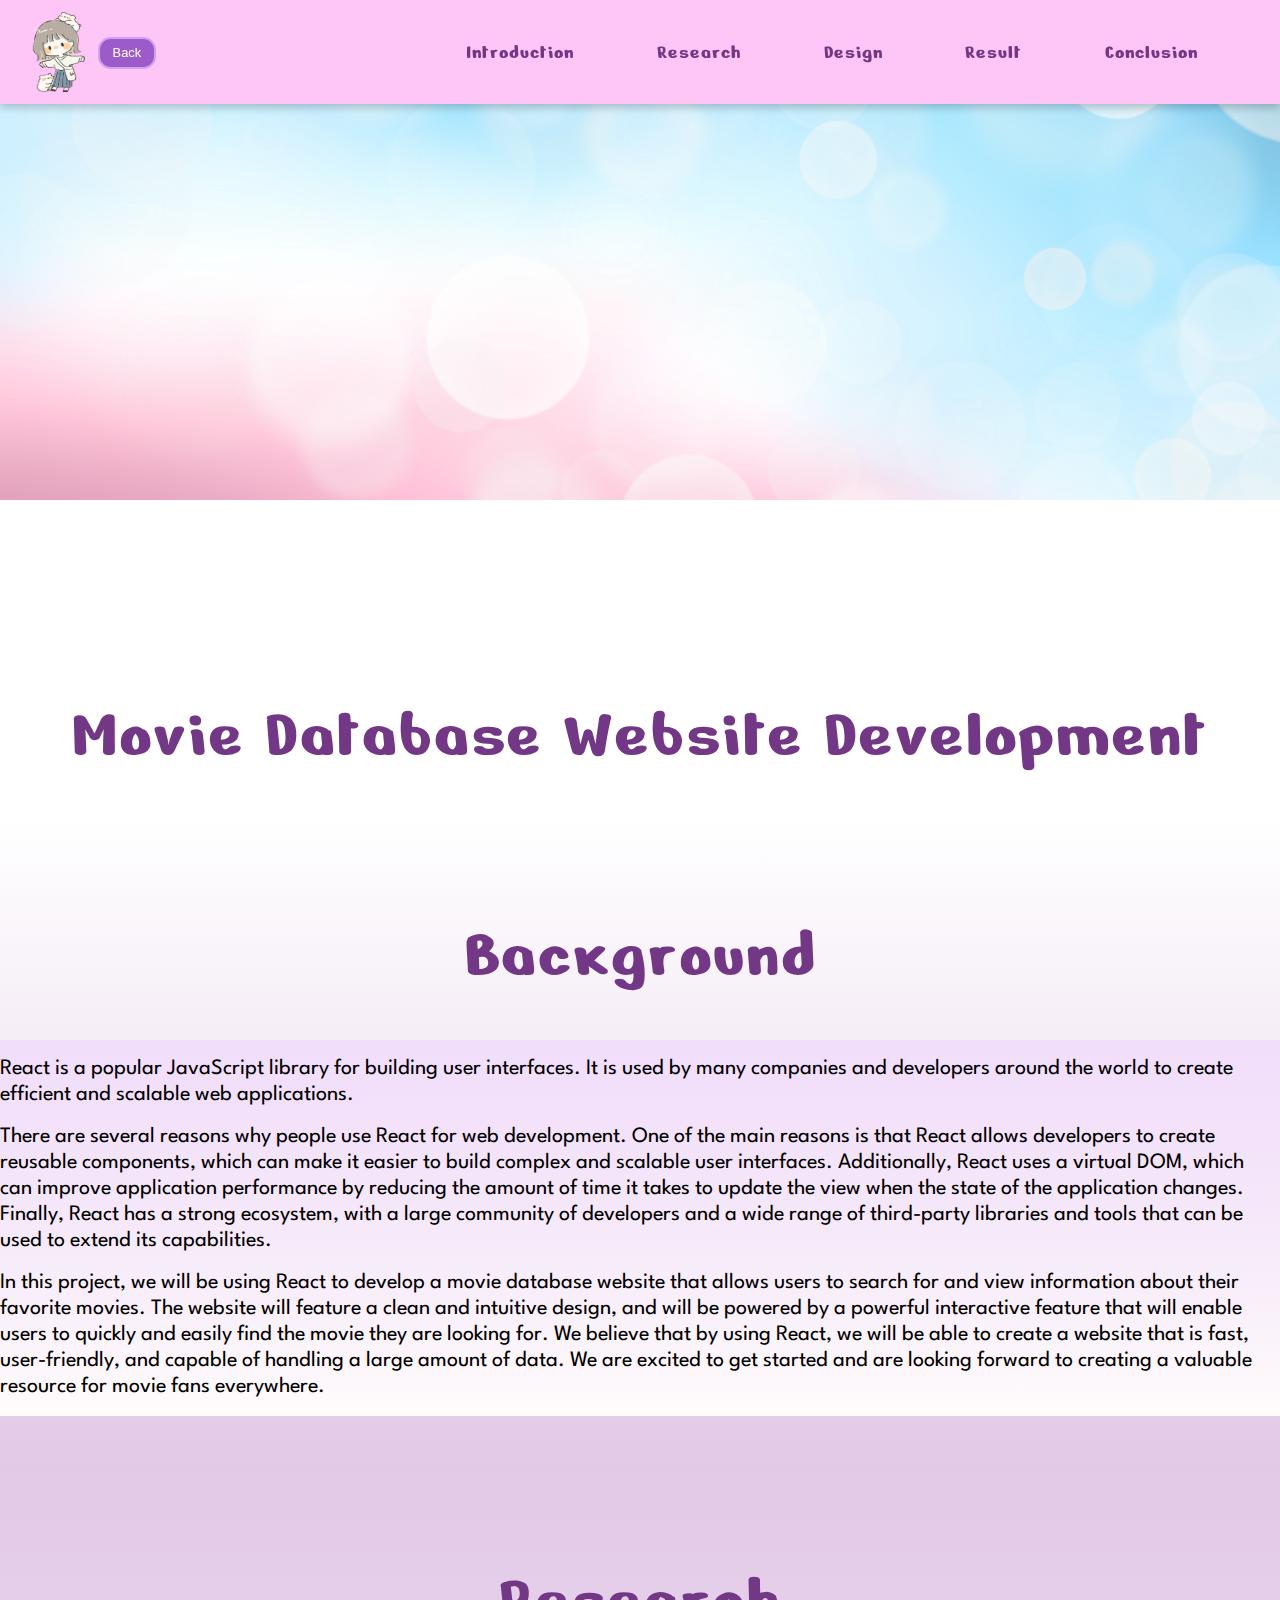
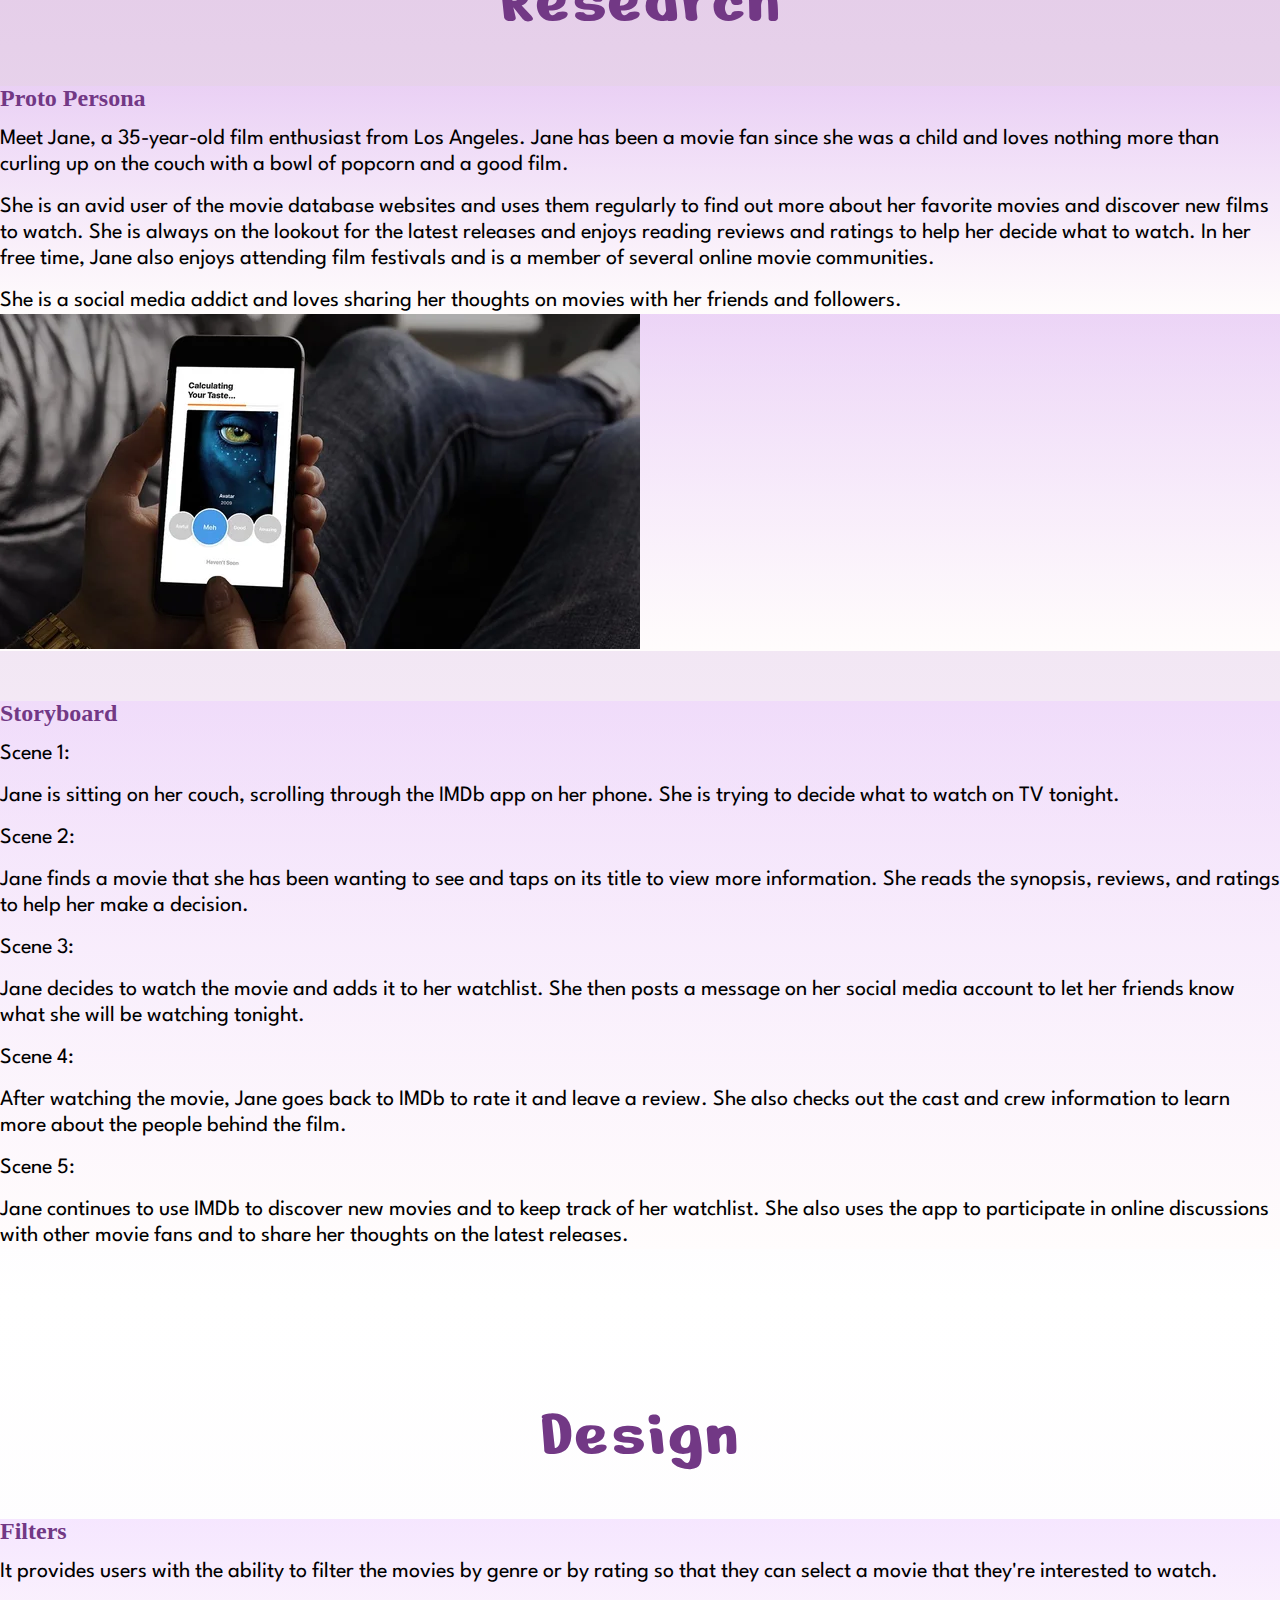
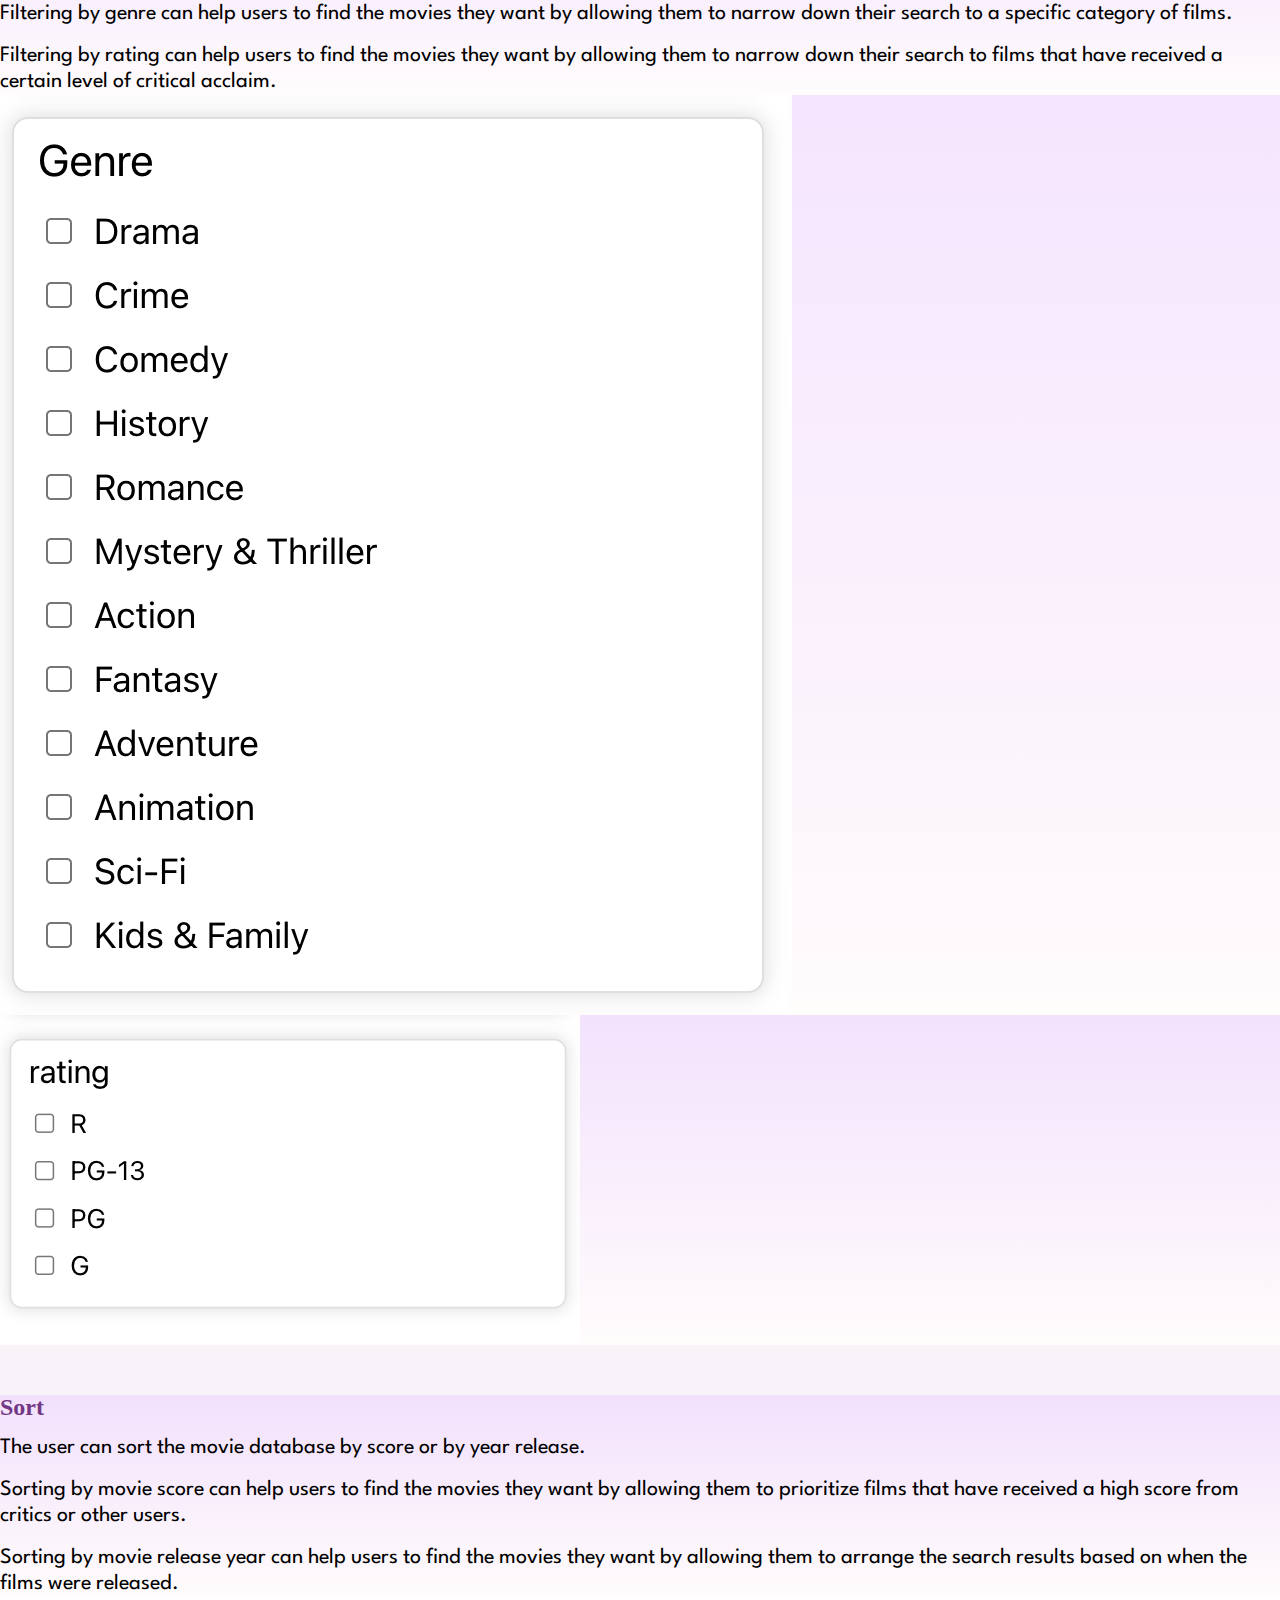
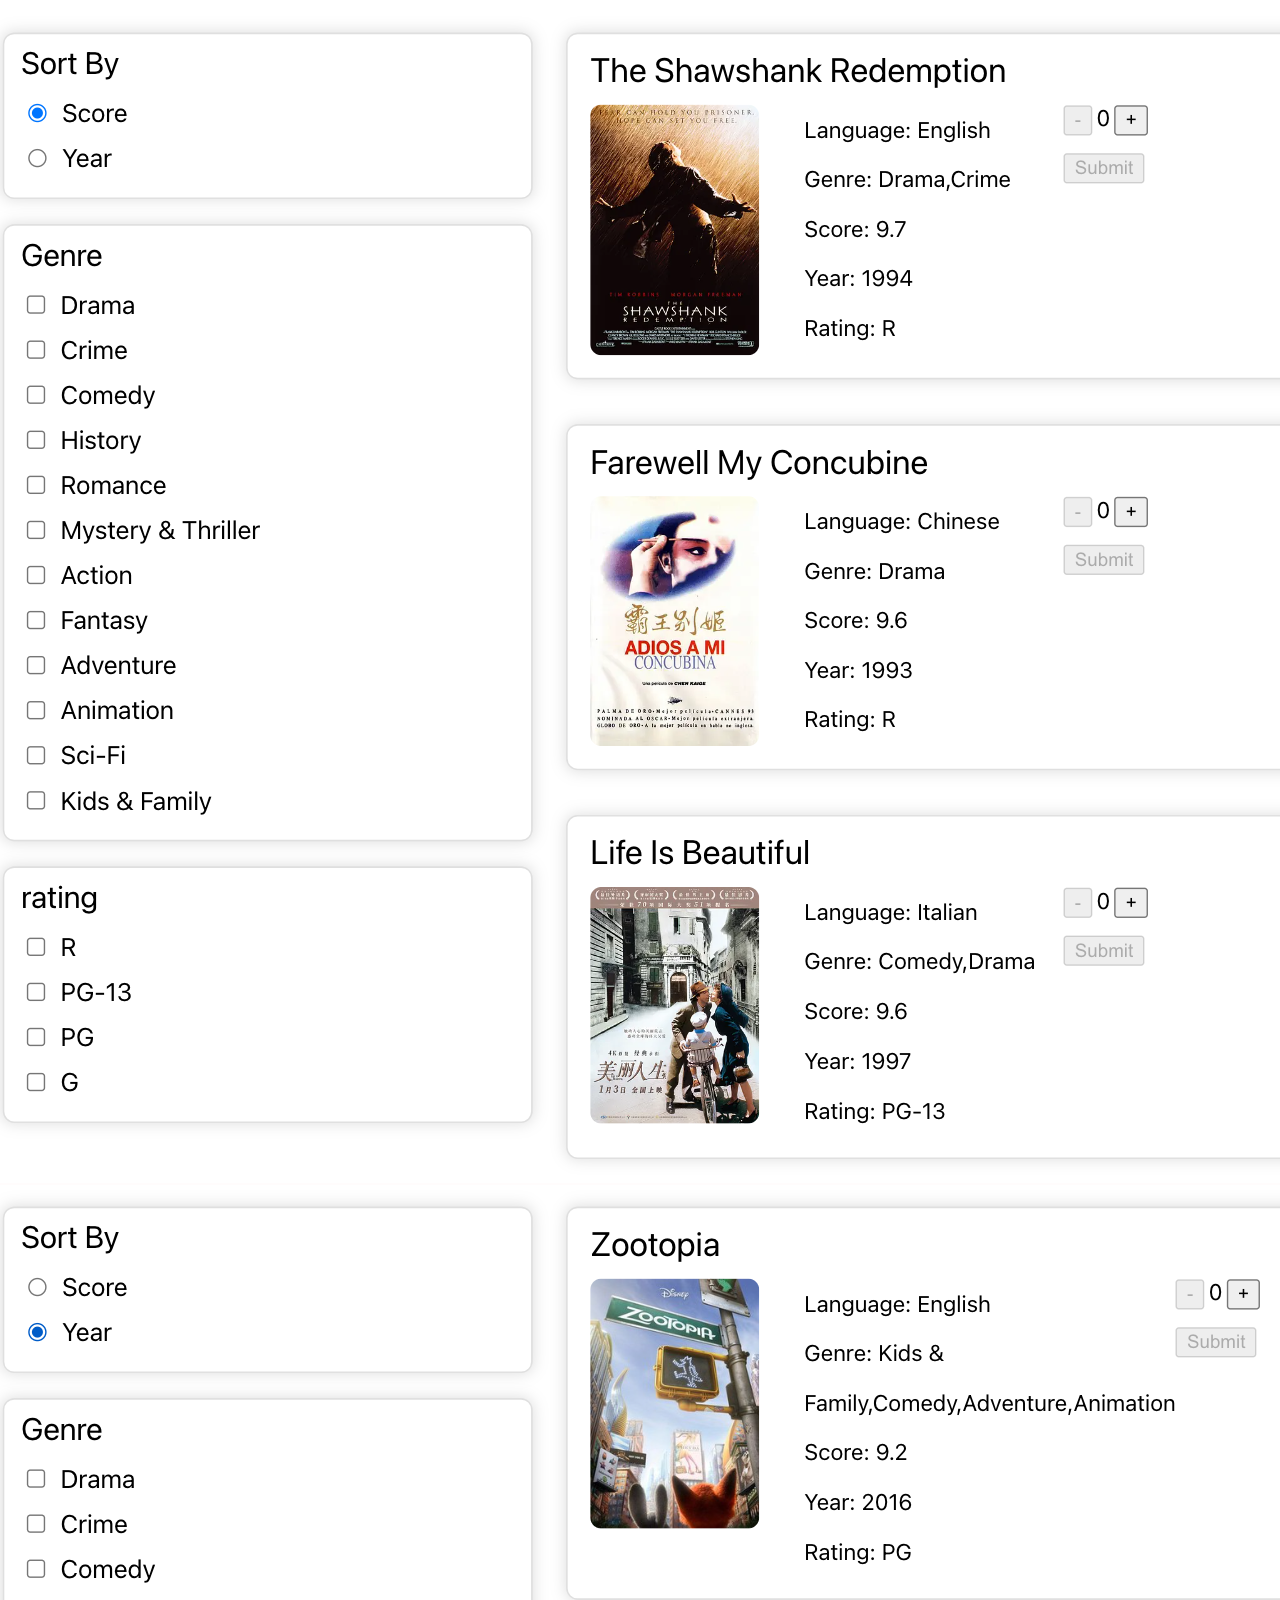
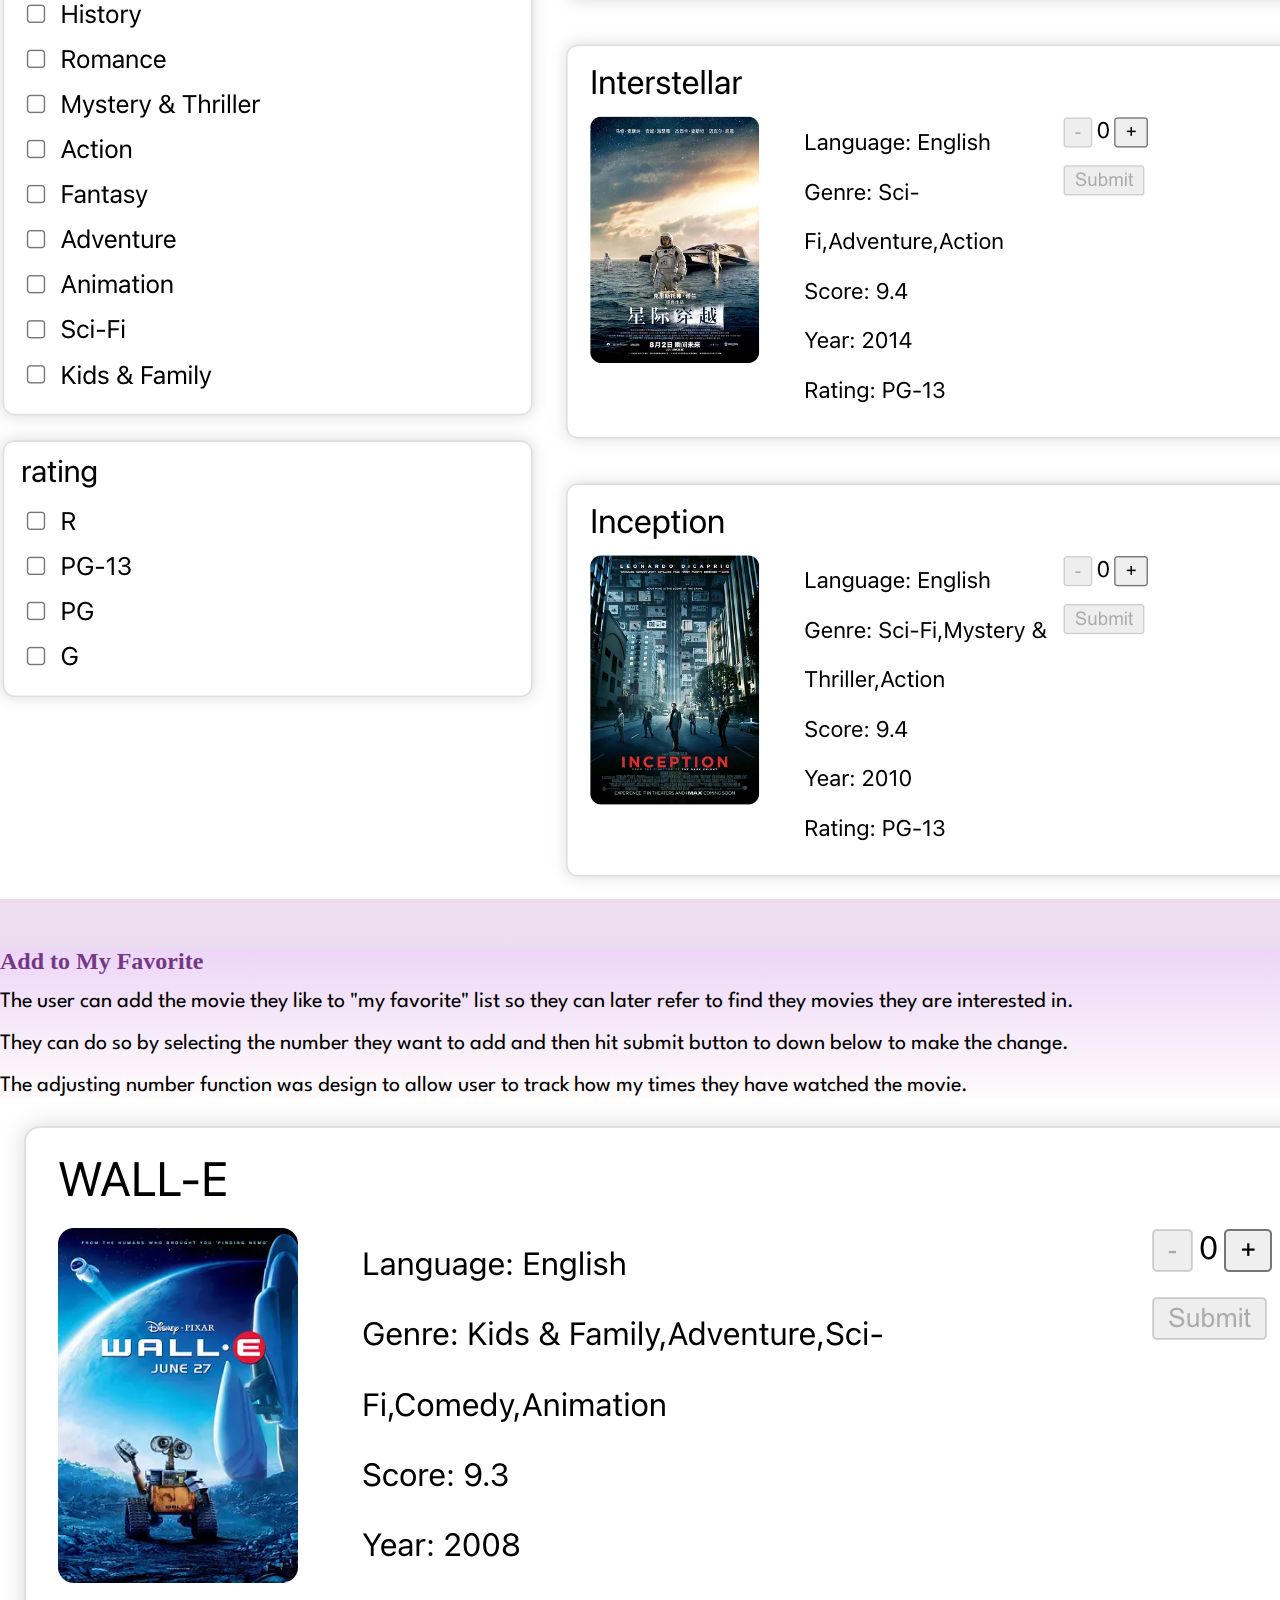
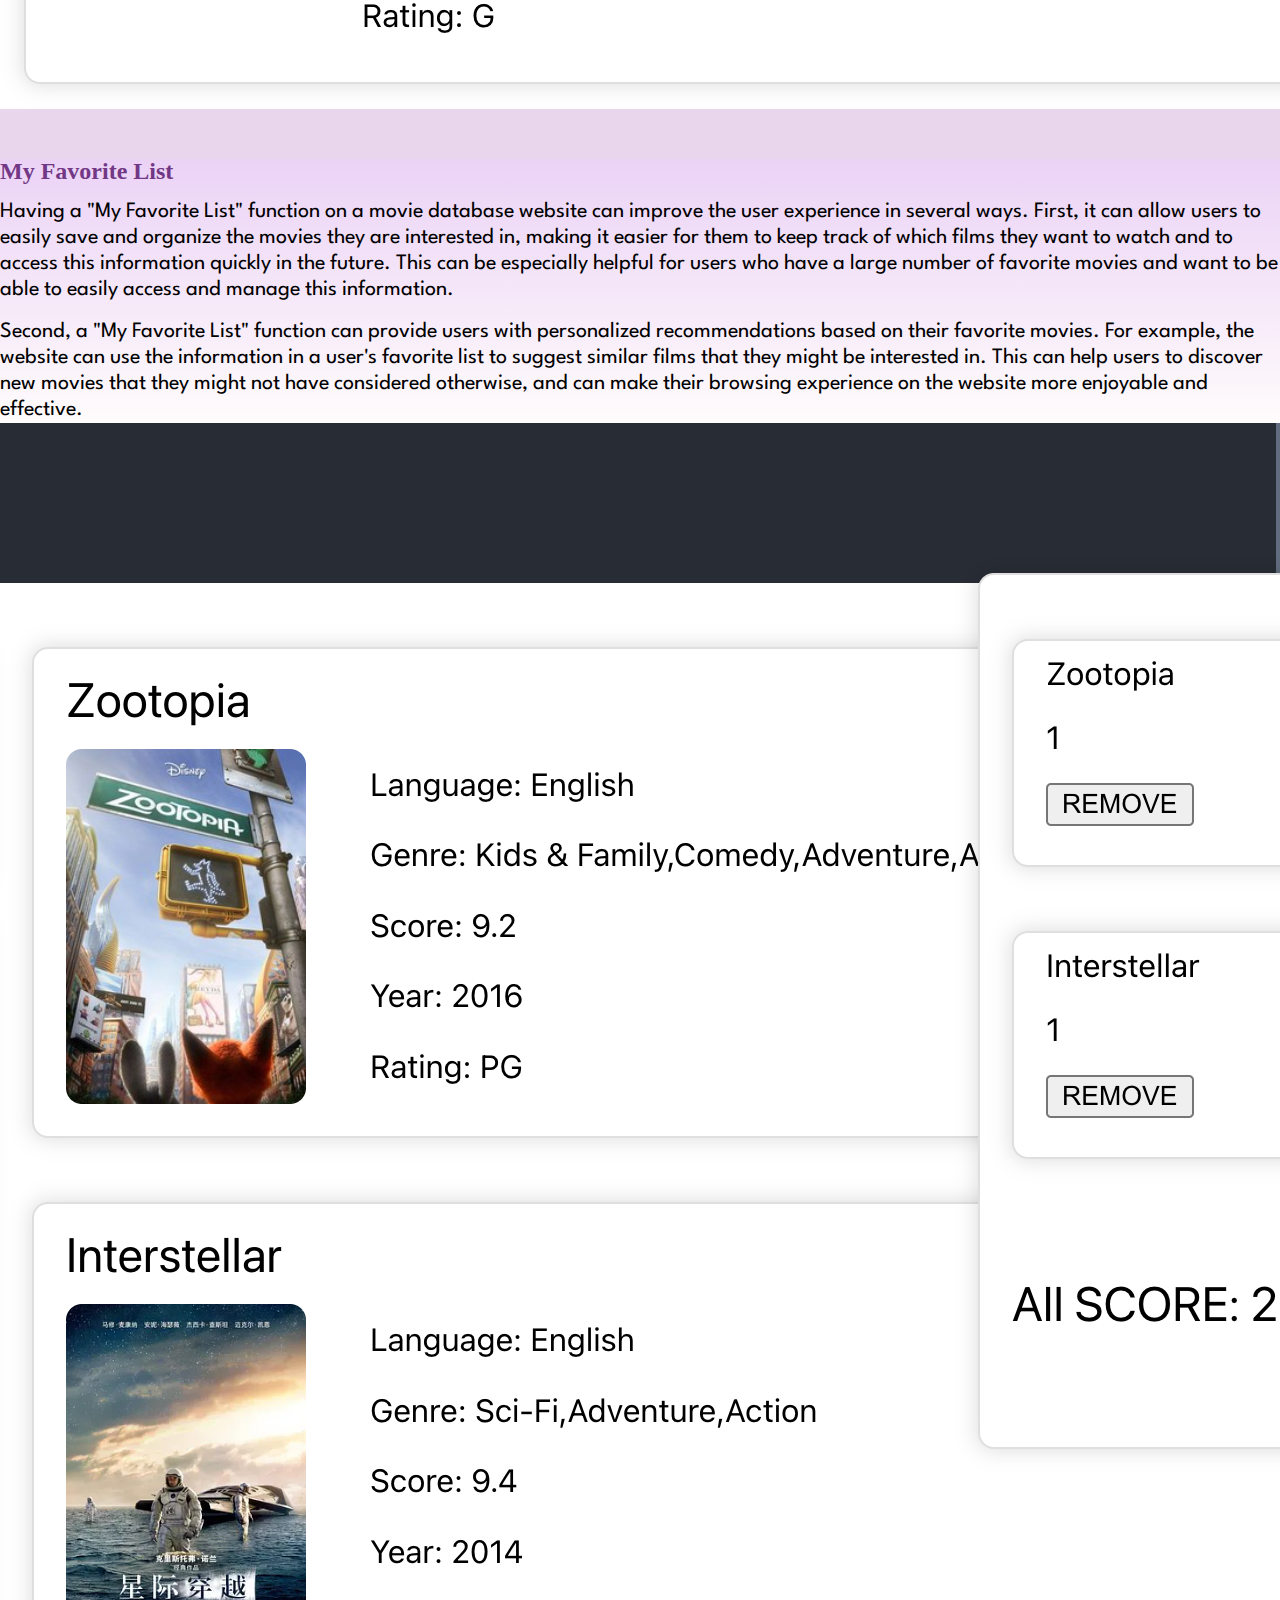
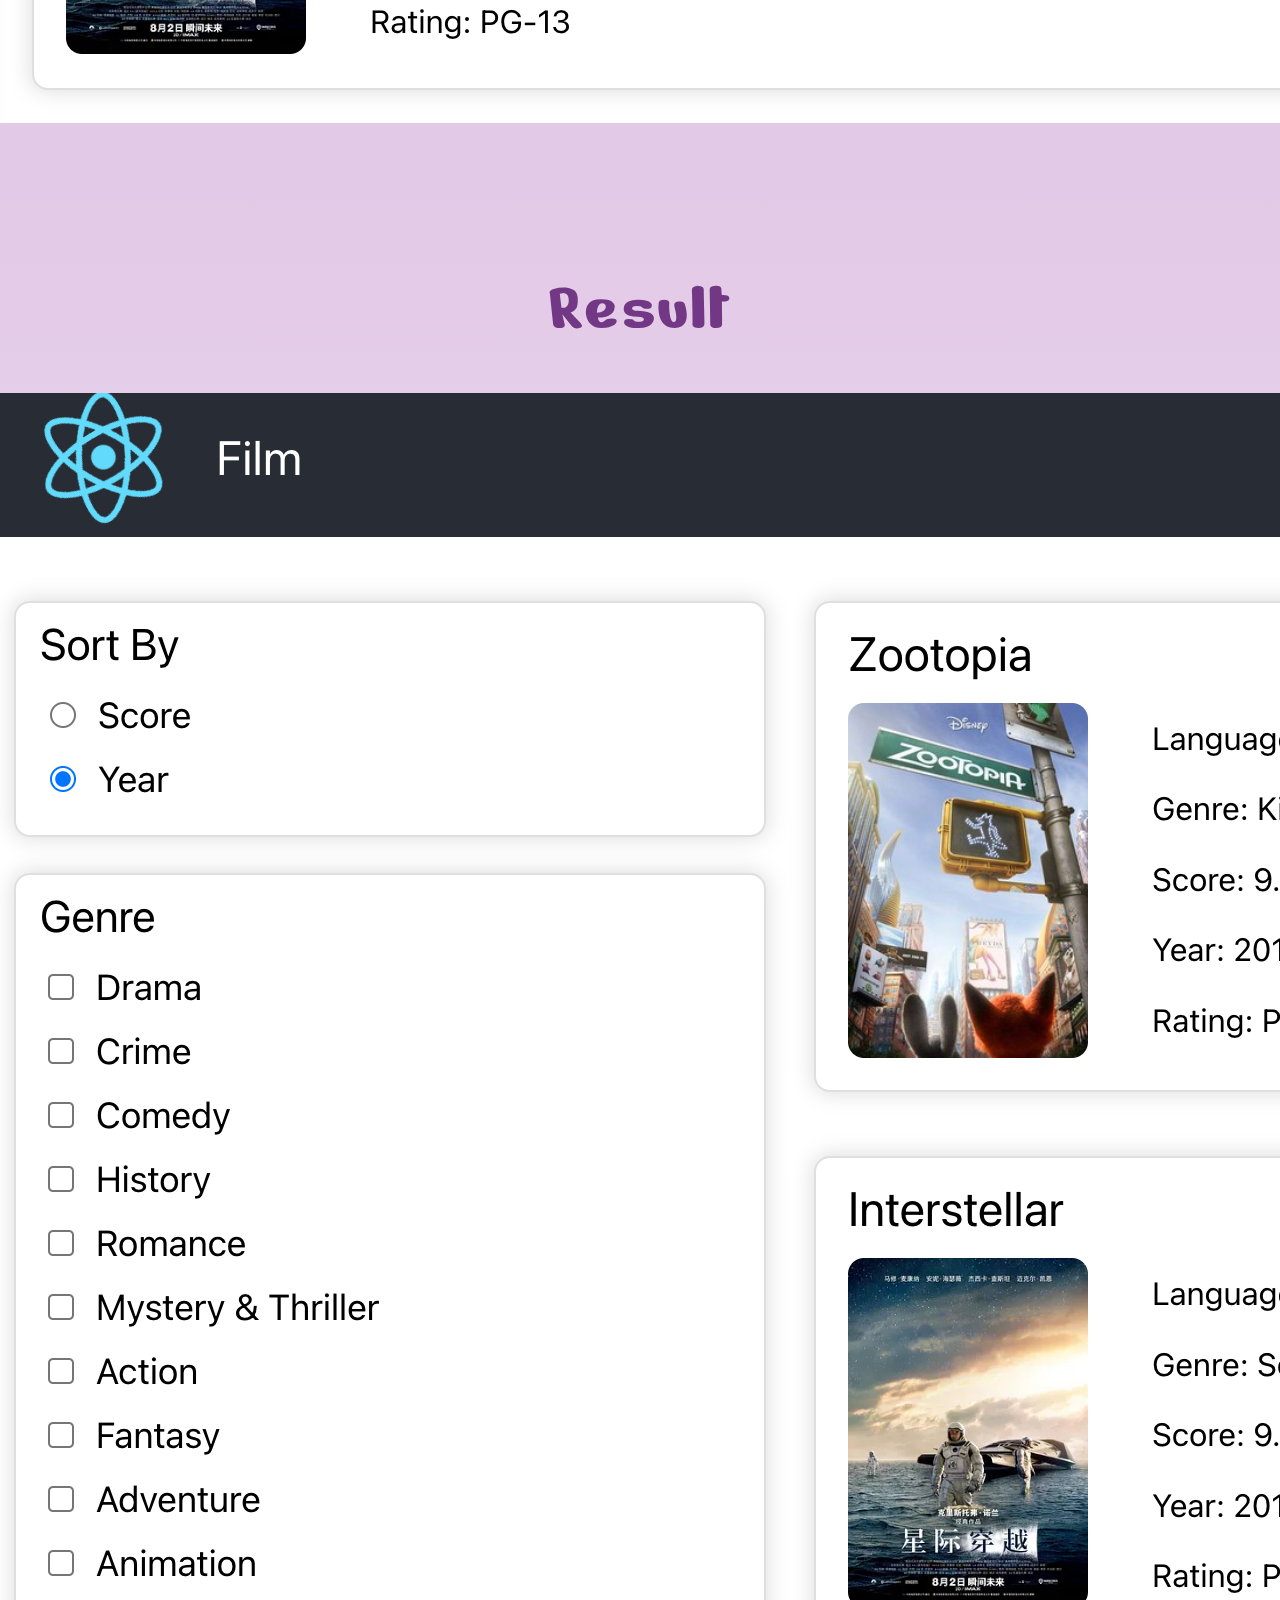
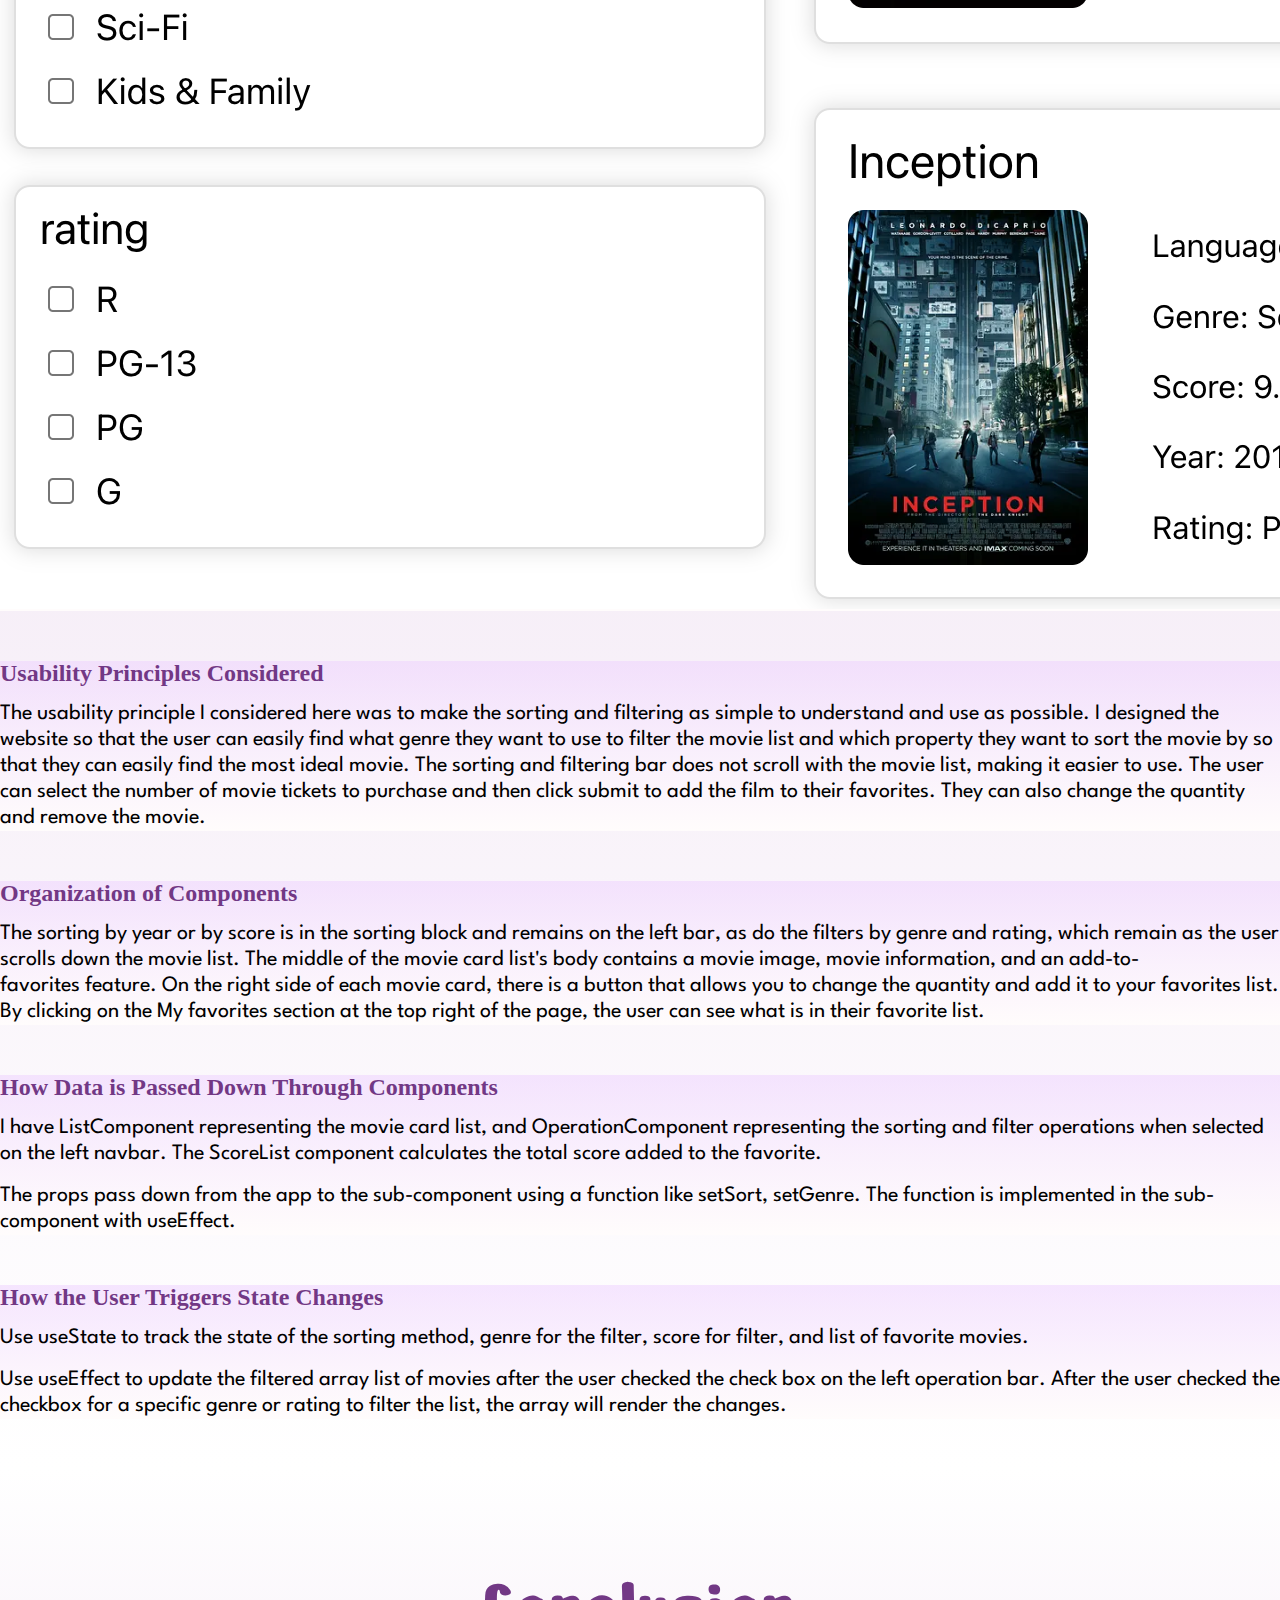
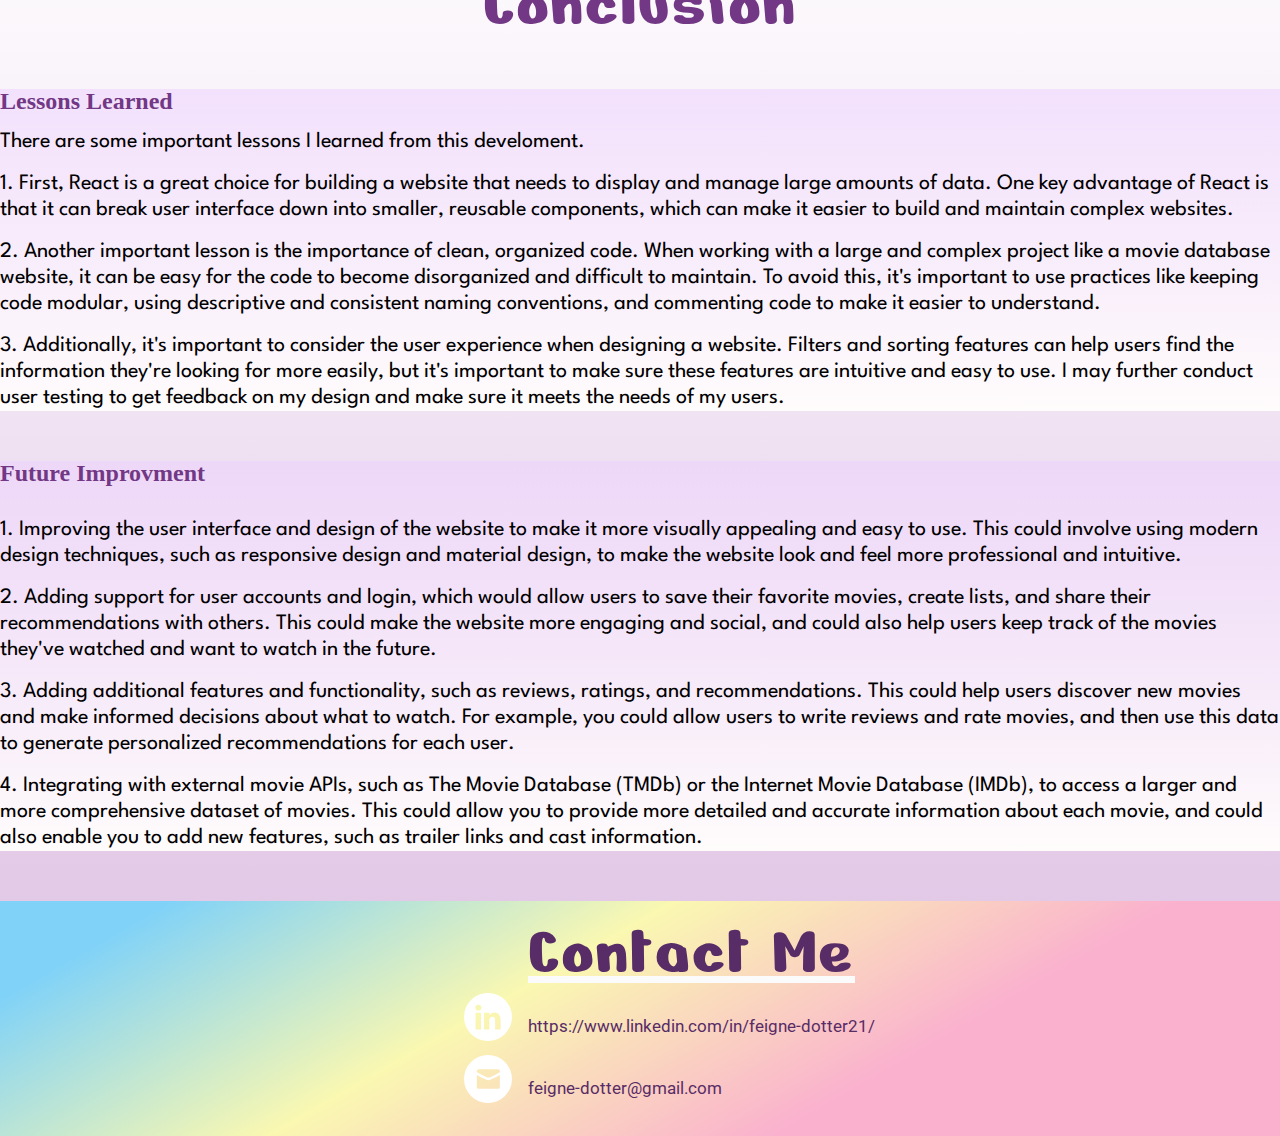
<file: project03.html>
<!DOCTYPE html>
<html>

<head>
    <title>Project 1</title>
    <link href="https://cdn.jsdelivr.net/npm/bootstrap@5.0.1/dist/css/bootstrap.min.css" rel="stylesheet" integrity="sha384-+0n0xVW2eSR5OomGNYDnhzAbDsOXxcvSN1TPprVMTNDbiYZCxYbOOl7+AMvyTG2x" crossorigin="anonymous">
    <link rel="stylesheet" href="./css/reset.css">
    <link rel="stylesheet" href="css/styles.css">
    <link rel="preconnect" href="https://fonts.gstatic.com">
    <script src="https://ajax.googleapis.com/ajax/libs/jquery/3.5.1/jquery.min.js"></script>
    <script src="js/index.js"></script>
    <style>
        @import url('https://fonts.googleapis.com/css2?family=Bangers&display=swap');
    </style>
    <style> 
        @import url('https://fonts.googleapis.com/css2?family=Nerko+One&family=Noto+Sans&display=swap'); 
    </style>
    <style>
        @import url('https://fonts.googleapis.com/css2?family=Roboto&display=swap');
    </style>
    <style>
        @import url('https://fonts.googleapis.com/css2?family=Roboto:wght@700&display=swap');
    </style>
    <style> @import url('https://fonts.googleapis.com/css2?family=League+Spartan&display=swap'); </style>
<script async src="https://www.googletagmanager.com/gtag/js?id=G-89CSB1CFTP"></script>
<script>
  window.dataLayer = window.dataLayer || [];
  function gtag(){dataLayer.push(arguments);}
  gtag('js', new Date());

  gtag('config', 'G-89CSB1CFTP');
</script>

</head>

<header class="header">
    <div class="headerContainer">
        <div class="logoName">
          <div class="logo">
            <img src="images/Subject.png" alt="ANT" width=55px height=80px>
        </div>
        <button id="homeButton" onclick="window.location.href='index.html';">
            Back
        </button>
        </div>

        <ul class="projectNav">
            <li><a id="introductionP">Introduction</a></li>
            <li><a id="research">Research</a></li>
            <li><a id="analysisDefinition">Design</a></li>
            <!-- <li><a id="prototypingUserTesting">Design</a></li> -->
            <li><a id="prototypingUserTesting">Result</a></li>
            <li><a id="finalPrototype">Conclusion</a></li>
        </ul>

        <div class="burger">
            <div class="bar"></div>
            <div class="bar"></div>
            <div class="bar"></div>
        </div>
    </div>


</header>


<section class="kingImg">
    <div class="jumbotron jumbotron-fluid">
        <div class="container">
         </div>
      </div>
</section>


<section class="projectTitleNav">
    <div class="projectTitle">
        <h1>
          Movie Database Website Development
        </h1>
    </div>

</section>


<section class="introductionP">
    <div class="sectionTitle">
        <h1>
            Background
        </h1>
    </div>
    <div class="container">
        <div class="row">
            <!-- <div class="col-lg-4">
                <div class="card">
                    <img src="images/WebPage.jpeg" class="card-img" alt="L5PCAC Before">
                </div>
            </div> -->
            <div class="col-lg-12">
                <div class="card">
                    <div class="card-body">
                      <p class="card-text">React is a popular JavaScript library for building user interfaces. It is used by many companies and developers around the world to create efficient and scalable web applications. </p>
                      <p class="card-text">There are several reasons why people use React for web development. One of the main reasons is that React allows developers to create reusable components, which can make it easier to build complex and scalable user interfaces. Additionally, React uses a virtual DOM, which can improve application performance by reducing the amount of time it takes to update the view when the state of the application changes. Finally, React has a strong ecosystem, with a large community of developers and a wide range of third-party libraries and tools that can be used to extend its capabilities. </p>
                      <p class="card-text">
                        In this project, we will be using React to develop a movie database website that allows users to search for and view information about their favorite movies. The website will feature a clean and intuitive design, and will be powered by a powerful interactive feature that will enable users to quickly and easily find the movie they are looking for. We believe that by using React, we will be able to create a website that is fast, user-friendly, and capable of handling a large amount of data. We are excited to get started and are looking forward to creating a valuable resource for movie fans everywhere.
                    </p>
                      <p class="card-text"></p>
                    </div>
                  </div>
            </div>
        </div>
    </div>
</section>


<section class="research">
    <div class="sectionTitle">
        <h1>
            Research
        </h1>
    </div>
    <div class="container">
        <div class="row">
            <div class="col-lg-6">
                <div class="card">
                    <div class="card-body">
                        <h3 class="card-title">Proto Persona</h3>
                        <p class="card-text">
                          Meet Jane, a 35-year-old film enthusiast from Los Angeles. Jane has been a movie fan since she was a child and loves nothing more than curling up on the couch with a bowl of popcorn and a good film. 
                        </p>
                        <p class="card-text">
                          She is an avid user of the movie database websites and uses them regularly to find out more about her favorite movies and discover new films to watch. She is always on the lookout for the latest releases and enjoys reading reviews and ratings to help her decide what to watch. In her free time, Jane also enjoys attending film festivals and is a member of several online movie communities. 
                        </p>
                        <p class="card-text">
                          She is a social media addict and loves sharing her thoughts on movies with her friends and followers.
                        </p>
                    </div>
                </div>
            </div>
            <div class="col-lg-6">
                <div class="card">
                    <img src="img_react/aud_find_movie.webp" class="card-img" alt="Proto Persona">
                </div>
            </div>
        </div>
    </div>

    <div class="container">
        <div class="row">
            <div class="col-lg-12">
                <div class="card">
                    <div class="card-body">
                        <h3 class="card-title">Storyboard</h3>
                        <p class="card-text">
                          Scene 1:
                        </p>
                        <p class="card-text">
                          Jane is sitting on her couch, scrolling through the IMDb app on her phone. She is trying to decide what to watch on TV tonight.
                        </p>
                        <p class="card-text">
                          Scene 2:
                        </p>
                        <p class="card-text">
                          Jane finds a movie that she has been wanting to see and taps on its title to view more information. She reads the synopsis, reviews, and ratings to help her make a decision.
                        </p>
                        <p class="card-text">
                          Scene 3:
                        </p>
                        <p class="card-text">
                          Jane decides to watch the movie and adds it to her watchlist. She then posts a message on her social media account to let her friends know what she will be watching tonight.
                        </p>
                        <p class="card-text">
                          Scene 4:
                        </p>
                        <p class="card-text">
                          After watching the movie, Jane goes back to IMDb to rate it and leave a review. She also checks out the cast and crew information to learn more about the people behind the film.
                        </p>
                        <p class="card-text">
                          Scene 5:
                        </p>
                        <p class="card-text">
                          Jane continues to use IMDb to discover new movies and to keep track of her watchlist. She also uses the app to participate in online discussions with other movie fans and to share her thoughts on the latest releases.
                        </p>
                    </div>
                </div>
            </div>
        </div>
    </div>
</section>

<section class="analysisDefinition">
    <div class="sectionTitle">
        <h1>
            Design
        </h1>
    </div>
    <div class="container">
        <div class="row">
            <div class="col-lg-6">
                <div class="card">
                    <div class="card-body">
                        <h3 class="card-title">Filters</h3>
                        <p class="card-text">
                          It provides users with the ability to filter the movies by genre or by rating so that they can select a movie that they're interested to watch.
                        </p>
                        <p class="card-text">
                          Filtering by genre can help users to find the movies they want by allowing them to narrow down their search to a specific category of films. 
                        </p>
                        <p class="card-text">
                          Filtering by rating can help users to find the movies they want by allowing them to narrow down their search to films that have received a certain level of critical acclaim.
                        </p>
                    </div>
                </div>
            </div>
            <div class="col-lg-3">
              <div class="card">
                <img src="img_react/filter_section.png" class="card-img" alt="Filter by genre">
              </div>
          </div>
          <div class="col-lg-3">
            <div class="card">
              <img src="img_react/rating.png" class="card-img" alt="Filter by rating">
            </div>
        </div>
        </div>
        <div class="row">
          <div class="col-lg-4">
              <div class="card">
                  <div class="card-body">
                      <h3 class="card-title">Sort</h3>
                      <p class="card-text">
                        The user can sort the movie database by score or by year release. 
                      </p>
                      <p class="card-text">
                        Sorting by movie score can help users to find the movies they want by allowing them to prioritize films that have received a high score from critics or other users.
                      </p>
                      <p class="card-text">
                        Sorting by movie release year can help users to find the movies they want by allowing them to arrange the search results based on when the films were released.
                      </p>
            
                  </div>
              </div>
          </div>
          <div class="col-lg-4">
            <div class="card">
              <img src="img_react/by_score.png" class="card-img" alt="sort by score">
            </div>
        </div>
        <div class="col-lg-4">
          <div class="card">
            <img src="img_react/by_year.png" class="card-img" alt="sort by year">
          </div>
      </div>
      </div>
      <div class="row">
        <div class="col-lg-6">
            <div class="card">
                <div class="card-body">
                    <h3 class="card-title">Add to My Favorite</h3>
                    <p class="card-text">
                      The user can add the movie they like to "my favorite" list so they can later refer to find they movies they are interested in.
                    </p>
                    <p class="card-text">
                      They can do so by selecting the number they want to add and then hit submit button to down below to make the change.
                    </p>
                    <p class="card-text">
                      The adjusting number function was design to allow user to track how my times they have watched the movie.
                    </p>
          
                </div>
            </div>
        </div>
        <div class="col-lg-6">
          <div class="card">
            <img src="img_react/add_to_fav.png" class="card-img" alt="add to favorite">
          </div>
      </div>
    </div>
    <div class="row">
      <div class="col-lg-6">
          <div class="card">
              <div class="card-body">
                  <h3 class="card-title">My Favorite List</h3>
                  <p class="card-text">
                    Having a "My Favorite List" function on a movie database website can improve the user experience in several ways. 
                    First, it can allow users to easily save and organize the movies they are interested in, making it easier for them to keep track of which films they want to watch and to access this information quickly in the future. 
                    This can be especially helpful for users who have a large number of favorite movies and want to be able to easily access and manage this information.
                  </p>
                  <p class="card-text">
                    Second, a "My Favorite List" function can provide users with personalized recommendations based on their favorite movies. For example, the website can use the information in a user's favorite list to suggest similar films that they might be interested in. This can help users to discover new movies that they might not have considered otherwise, and can make their browsing experience on the website more enjoyable and effective.
                  </p>

        
              </div>
          </div>
      </div>
      <div class="col-lg-6">
        <div class="card">
          <img src="img_react/fav_list.png" class="card-img" alt="My Favorite List">
        </div>
    </div>
  </div>
    </div>
    
</section>



<section class="prototypingUserTesting">
    <div class="sectionTitle">
        <h1>
            Result
        </h1>
    </div>
    <div class="container">
      <div class="row">
        <div class="col-lg-12">
            <div class="card">
              <!-- https://feignedotter702.github.io/development/ -->
              <a href="https://feignedotter702.github.io/development/">
                <img src="img_react/final_prototype.png" class="card-img" id="movie-img" alt="My Favorite List">
              </a>
            </div>
        </div>
    </div>
        <div class="row">
            <div class="col-lg-12">
                <div class="card">
                    <div class="card-body">
                      <h3 class="card-title">
                        Usability Principles Considered
                      </h3>
                        <p class="card-text">
                          The usability principle I considered here was to make the sorting and filtering as simple to understand and use as possible. I designed the website so that the user can easily find what genre they want to use to filter the movie list and which property they want to sort the movie by so that they can easily find the most ideal movie.
The sorting and filtering bar does not scroll with the movie list, making it easier to use.
The user can select the number of movie tickets to purchase and then click submit to add the film to their favorites. They can also change the quantity and remove the movie.
                        </p>
                    </div>
                </div>
            </div>
        </div>
        <div class="row">
          <div class="card">
            <div class="card-body">
              <h3 class="card-title">
                Organization of Components
              </h3>
              <p class="card-text">
                The sorting by year or by score is in the sorting block and remains on the left bar, as do the filters by genre and rating, which remain as the user scrolls down the movie list.
The middle of the movie card list's body contains a movie image, movie information, and an add-to-favorites feature. On the right side of each movie card, there is a button that allows you to change the quantity and add it to your favorites list.
By clicking on the My favorites section at the top right of the page, the user can see what is in their favorite list.
              </p>
            </div>
          </div>
        </div>
    </div>
</div>

<div class="container">
    <div class="row">
        <div class="col-lg-12">
            <div class="card">
                <div class="card-body">
                    <h3 class="card-title">How Data is Passed Down Through Components</h3>
                    <p class="card-text">I have ListComponent representing the movie card list, and OperationComponent representing the sorting and filter operations when selected on the left navbar. The ScoreList component calculates the total score added to the favorite.</p>
                    <p class="card-text">The props pass down from the app to the sub-component using a function like setSort, setGenre. The function is implemented in the sub-component with useEffect.</p>
                </div>
            </div>
        </div>
    </div>
    <div class="row">
      <div class="col-lg-12">
          <div class="card">
              <div class="card-body">
                  <h3 class="card-title">How the User Triggers State Changes</h3>
                  <p class="card-text">Use useState to track the state of the sorting method, genre for the filter, score for filter, and list of favorite movies.</p>
                  <p class="card-text">Use useEffect to update the filtered array list of movies after the user checked the check box on the left operation bar. After the user checked the checkbox for a specific genre or rating to filter the list, the array will render the changes.</p>
              </div>
          </div>
      </div>
  </div>
</div>
</section>

<section class="finalPrototype">
  <div class="sectionTitle">
    <h1>
        Conclusion
    </h1>

</div>
<div class="container">
  <div class="row">
    <div class="col-lg-12">
      <div class="card">
        <div class="card-body">
          <h3 class="card-title">
            Lessons Learned
          </h3>
          <p class="card-text">
            There are some important lessons I learned from this develoment. 
          </p>
          <p class="card-text">
            1. First, React is a great choice for building a website that needs to display and manage large amounts of data. One key advantage of React is that it can break user interface down into smaller, reusable components, which can make it easier to build and maintain complex websites.
          </p>
          <p class="card-text">
            2. Another important lesson is the importance of clean, organized code. When working with a large and complex project like a movie database website, it can be easy for the code to become disorganized and difficult to maintain. To avoid this, it's important to use practices like keeping code modular, using descriptive and consistent naming conventions, and commenting code to make it easier to understand.
          </p>
          <p class="card-text">
            3. Additionally, it's important to consider the user experience when designing a website. Filters and sorting features can help users find the information they're looking for more easily, but it's important to make sure these features are intuitive and easy to use. I may further conduct user testing to get feedback on my design and make sure it meets the needs of my users.

          </p>
        </div>
      </div>
    </div>
  </div>
  <div class="row">
    <div class="col-lg-12">
      <div class="card">
        <div class="card-body">
          <h3 class="card-title">
            Future Improvment
          </h3>
          <p class="card-text">
            <ul>
              <li class="card-text">
                1. Improving the user interface and design of the website to make it more visually appealing and easy to use. This could involve using modern design techniques, such as responsive design and material design, to make the website look and feel more professional and intuitive.
              </li>
              <li class="card-text">
                2. Adding support for user accounts and login, which would allow users to save their favorite movies, create lists, and share their recommendations with others. This could make the website more engaging and social, and could also help users keep track of the movies they've watched and want to watch in the future.
              </li>
              <li class="card-text">
                3. Adding additional features and functionality, such as reviews, ratings, and recommendations. This could help users discover new movies and make informed decisions about what to watch. For example, you could allow users to write reviews and rate movies, and then use this data to generate personalized recommendations for each user.
              </li>
              <li class="card-text">
                4. Integrating with external movie APIs, such as The Movie Database (TMDb) or the Internet Movie Database (IMDb), to access a larger and more comprehensive dataset of movies. This could allow you to provide more detailed and accurate information about each movie, and could also enable you to add new features, such as trailer links and cast information.
              </li>
            </ul>
          </p>
        </div>
      </div>
    </div>
  </div>
</div>

</section>

<footer class="footer">
  <!-- <div class="nothing">
  </div> -->
  <div class="footerTitle">
      <h1>
          Contact Me
      </h1>
  </div>
  <div class="iconLinkedin">
      <a href="https://www.linkedin.com/in/feigne-dotter21/" target="_blank">
          <img src="images/img-linkedin-white.svg" alt="LinkedIn" width=60px height=60px>
      </a>
  </div>
  <div class="descriptionLinkedin">
      <h4>
          https://www.linkedin.com/in/feigne-dotter21/
      </h4>
  </div>
  <div class="iconEmail">
      <a href="mailto:feigne-dotter@gmail.com" target="_blank">
          <img src="images/img-email-white.svg" alt="Email" width=60px height=60px>
      </a>
  </div>
  <div class="descriptionEmail">
      <h4>
          feigne-dotter@gmail.com
      </h4>
  </div>
</footer>


</html>
</file>
<file: css/styles.css>
/*General*/
body {
    margin: 0
}
h1 {
    font-family: 'Nerko One', cursive;
    font-size: 70px;
    letter-spacing: 2px;
    /* padding-bottom: 0.5em; */
}
h2 {
    font-family: 'Nerko One', cursive;
    font-size: 24px;
    letter-spacing: 2px;
}
h3 {
    font-family: 'Klee One', cursive;
    font-size: 24px;
    font-weight: 700;
    color: #723885;
}
h4 {
    font-family: 'Roboto', sans-serif;
    padding-top: 1rem;
    font-size: 17px;
    font-weight: 400;
    line-height: normal;
}
h5 {
    font-family: 'Klee One', sans-serif;
    font-size: 24px;
    font-weight: 400;
    padding-top: 1rem;
    padding-bottom: 1rem;
}
body {
    font-family: 'Roboto', sans-serif;
    font-size: 14px;
    font-weight: 400;
    margin: 0;
}

/*header navigation*/
.header {
    display: flex;
    align-items: center; 
    justify-content: space-between;
    flex-shrink: 1;
    width: 100%;
    position: fixed;
    top: 0;
    z-index: 3;
}
.headerContainer {
    display: flex;
    align-items: center; 
    justify-content: space-between;
    background-color: #fec5f7;
    /* background-image: linear-gradient(150deg, #c680f8 10%, #FAF8B1 40%, #fab1ce 70%); */
    flex-shrink: 1;
    width: 100%;
    position: fixed;
    top: 0;
    box-shadow: 0 4px 8px 0 rgba(0, 0, 0, 0.2);
    height: 6.5rem;
}
.nav {
    list-style-type: none;
    margin: 0;
    padding: 0;
    display: flex;
    align-items: center;
    justify-content: space-evenly;
    width: 50%;
    background-color: #f1a4e8;
    color: white;
    flex-shrink: 1;
    font-family: 'Nerko One', cursive;
    font-size: 24px;
    letter-spacing: 2px;
}
a:link {
    color: white;
    text-decoration: none;
}
a:hover {
    text-decoration: underline solid #F2D533;
    cursor: pointer;
    color: white;
}
a:visited {
    color: white;
}
a.active {
    color: white;
}
.nav li:hover {
    text-decoration: underline solid #F2D533;
    cursor: pointer;
}
.burger {
    display: none;
    flex-direction:column;
}
.burger:hover {
    cursor: pointer;
}
.navActive {
    text-decoration: underline solid #F2D533;
}
.bar {
    width: 45px;
    height: 10px;
    background-color: white;
    margin: 3px 0;
    border-radius: 6px;
}
.burgerContainer {
    display: none;
    list-style: none;
    font-family: 'Nerko One', cursive;
    font-size: 24px;
    letter-spacing: 2px;
    line-height: 48px;
}

.logoName {
    display: flex;
    align-items: center;
    justify-content: flex-start;
    flex-shrink: 1;
}
.logo {
    height: 100px;
    display: flex;
    align-items: center;
    float: left;
    padding-left: 30px;
}
.name {
    color: white;
    padding-left: 30px;
    font-family: 'Nerko One', cursive;
    font-size: 48px;
    letter-spacing: 2px;
    height: 6.5rem;
    display: flex;
    align-items: center !important;
}

/**My Work Introduction Section**/
.introduction {
    display: grid;
    color: white;
    width: 100%;
    padding-top: 100px;
    justify-content: center;
    align-content: center;
    grid-template-rows: 1fr;
    grid-template-columns: 1fr 1fr;
    grid-template-areas:
    "introLeft introRight"
}
.introLeft {
    grid-area: introLeft;
    background-color:  #ac82e4;
    /* background-image: url("../images/project_background.jpg"); */
    display: flex;
    flex-direction: column;
    padding-right: 50px;
    padding-top: 1rem;
}
.introRight {
    grid-area: introRight;
    background-image: url("../images/port_background.jpeg");
    background-repeat: no-repeat;
    background-size: cover;
    background-position: center;
}
.introRight img {
    object-fit: contain;
    height: auto;
}
.introText {
    padding-top: 25px;
    padding-left: 100px;
}
.introIcons {
    display: flex;
    justify-content: flex-start;
    padding-left: 100px;
    padding-bottom: 25px;
}
.introIcons:hover {
    cursor: pointer;
}
.iconLinkedin:hover {
    transform: scale(1.2, 1.2);
}
.iconEmail:hover {
    transform: scale(1.2, 1.2);
}

/*My Work Main*/
.myWork {
    display: grid;
    justify-content: space-around;
    align-items: start;
    width: 100%;
    grid-template-columns: 450px 450px;
    grid-template-rows: 150px 1fr 1fr;
    grid-template-areas:
    "pageTitle pageTitle"
    "project1 project2"
    "project3 project4"
}
.pageTitle {
    color: #723885;
    grid-area: pageTitle;
    justify-self: center; 
}
.project1 {
    grid-area: project1;
    display: flex;
    flex-direction: column;
}
.project2 {
    grid-area: project2;
    display: flex;
    flex-direction: column;
}
.project3 {
    grid-area: project3;
    display: flex;
    flex-direction: column;
}
.project4 {
    grid-area: project4;
    display: flex;
    flex-direction: column;
}

/*About Me Page Main*/
.aboutMe {
    display:flex;
    flex-direction: column;
    width: 100%;
    padding-top: 20px;
}
.nothing {
    grid-area: nothing;
}
.pageTitle {
    grid-area: pageTitle;
    justify-self: center;
}
.iconLinkedin:hover {
    transform: scale(1.2, 1.2);
}
.iconEmail:hover {
    transform: scale(1.2, 1.2);
}

.aboutMeBlock1 {
    display: grid;
    justify-content: center;
    width: 100%;
    padding-top: 50px;
    grid-template-columns: 500px 500px;
    grid-template-rows: 50px 380px;
    grid-template-areas:
    "subTitle1 aboutMeImage1"
    "subDescription1 aboutMeImage1"
}
.subTitle1 {
    color: #723885;
    grid-area: subTitle1;
}
.aboutMeImage1 {
    grid-area: aboutMeImage1;
    padding-left: 25px;
}
.subDescription1 {
    font-family: 'Indie Flower', cursive;
    grid-area: subDescription1;
    padding-top: 25px;
    letter-spacing: 1px;
    line-height: 1.2;
}

.aboutMeBlock2 {
    display: grid;
    justify-content: center;
    align-items: space-between;
    width: 100%;
    grid-template-columns: 500px 500px;
    grid-template-rows: 50px 380px;
    grid-template-areas:
    "aboutMeImage2 subTitle2"
    "aboutMeImage2 subDescription2"
}
.subTitle2 {
    color: #723885;
    grid-area: subTitle2;
    padding-left: 25px;
}
.aboutMeImage2 {
    grid-area: aboutMeImage2;
}
.subDescription2 {
    font-family: 'Indie Flower', cursive;
    grid-area: subDescription2;
    padding-left: 25px;
    letter-spacing: 1px;
    line-height: 1.2;
}

button {
    padding: 0.5vw 1vw;
    border-radius: 1vw;
    text-align: center;
    background-color: #723885;
    color:white;
    border: 2px solid rgb(235, 181, 241);
    box-shadow: lightgray;
    align-self: center;
    margin-top: 1vw;
    margin-bottom: 2vw;
    font-size: 1vw;
}

button:visited {
    background-color: black;
    color: white;
}

button:hover {
    background-color: white;
    color:black;
    cursor: pointer;
}

button#homeButton {
    padding: 0.5vw 1vw;
    border-radius: 1vw;
    text-align: center;
    background-color: #8743c0d1;
    color:white;
    border: 2px solid rgb(206, 162, 239);
    box-shadow: lightgray;
    align-self: center;
    margin-top: 2.1vw;
    margin-bottom: 2vw;
    margin-left: 1vw;
    font-size: 1vw;
}

button#homeButton:visited {
    background-color: black;
    color: white;
}

button#homeButton:hover {
    background-color: white;
    color:black;
    cursor: pointer;
}



/*My Resume Main*/
.myResume {
    display:flex;
    flex-direction: column;
    width: 100%;
    padding-top: 20px;
}

.pageTitle {
    grid-area: pageTitle;
    text-align: center;
    color: #723885;
    padding-top: 50px;
    padding-bottom: 50px;
}
.pdf {
    grid-area: pdf;
    justify-self: center;
    padding-left: 100px;
    display: flex;
    align-items: center;
}
.email {
    grid-area: email;
    justify-self: center;
    display: flex;
}
.linkedin {
    grid-area: linkedin;
    justify-self: center;
    padding-right: 100px;
    display: flex;
}

.iconPDF:hover {
    transform: scale(1.2, 1.2);
    cursor: pointer;
}
.iconLinkedin:hover {
    transform: scale(1.2, 1.2);
    cursor: pointer;
}
.iconEmail:hover {
    transform: scale(1.2, 1.2);
    cursor: pointer;
}

.myResumeBlock1{
    display: flex;
    flex-direction: column;
    text-align: center;
    padding-left: 100px;
    padding-right: 100px;
}
.blockTitle {
    color: #723885;
}

/* .myResumeBlock2 {
    display: flex;
    flex-direction: column;
    text-align: center;
    justify-content: center;
    align-items: center;
    padding-left: 100px;
    padding-right: 100px;
    padding-top: 25px;
}
.skillsInfographic {
    display: flex;
    justify-self: center;
    padding-top: 25px;
    width: 1000px;
    height: 400px;
    background-color: gray;
} */

.myResumeBlock3 {
    display: grid;
    width: 100%;
    justify-content: space-around;
    align-items: center;
    padding-top: 25px;
    grid-template-columns: 380px 380px 380px;
    grid-template-rows: 150px 550px;
    grid-template-areas:
    "blockTitle blockTitle blockTitle"
    "project1 project2 project3"
}
.blockTitle {
    grid-area: blockTitle;
    text-align: center;
    padding-top: 50px;
}
.project1 {
    grid-area: project1;
}
.project2 {
    grid-area: project2;
}
.project3 {
    grid-area: project3;
}
.projectImage:hover {
    /* cursor: pointer;
    outline: 5px solid #F2D533;
    outline-offset: -5px;
    box-shadow: 0 4px 8px 0 rgba(0, 0, 0, 0.2) */
    transform: scale(1.2, 1.2);
}

.myResumeBlock4 {
    display: grid;
    width: 100%;
    justify-content: space-around;
    align-items: center;
    padding-top: 25px;
    grid-template-columns: 180px 1fr 1fr;
    grid-template-rows: 150px 160px 1fr;
    grid-template-areas:
    "blockTitle blockTitle blockTitle"
    "parkerLordLogo leftAlign1 rightAlign1"
    "parikerLordLogo description1 description1"
}
.blockTitle {
    grid-area: blockTitle;
}
.parkerLordLogo {
    grid-area: parkerLordLogo;
    padding-left: 100px;
    padding-top: 110px;
}
.leftAlign1 {
    grid-area: leftAlign1;
    display:flex;
    flex-direction: column;
    justify-content: flex-start;
    padding-left: 150px;
    text-align: left;
    padding-top: 50px;
    color: #723885;
    font-weight: 800; 
    line-height: 14px;
}
.rightAlign1 {
    grid-area: rightAlign1;
    display:flex;
    flex-direction: column;
    text-align: right;
    padding-right: 100px;
    padding-top: 50px;
    color: #723885;
    font-weight: 800;
    line-height: 14px;
}
.description1 {
    grid-area: description1;
    display:flex;
    flex-direction: column;
    padding-left: 150px;
    padding-right: 100px;
    line-height: 18px;
    
}
.subtitle {
    color: #723885;
    font-weight: 800; 
    line-height: 0px;
}
.accomplishments li {
    list-style-type: disc;
    list-style-position: inside;
    text-indent: -1.35em;
    padding-left: 2em;
}

.myResumeBlock5 {
    padding-top: 25px;
}
.GeorgiaTech {
    display: grid;
    width: 100%;
    justify-content: space-around;
    align-items: center;
    padding-bottom: 50px;
    grid-template-columns: 180px 1fr 1fr;
    grid-template-rows: 1fr 1fr;
    grid-template-areas:
    "GT-logo leftAlign2 rightAlign2"
    "GT-logo GT-description GT-description"
}
.GT-logo {
    grid-area: GT-logo;
    padding-left: 100px;
}
.leftAlign2 {
    grid-area: leftAlign2;
    display:flex;
    flex-direction: column;
    justify-content: flex-start;
    padding-left: 150px;
    text-align: left;
    color: #723885;
    font-weight: 800; 
}
.rightAlign2 {
    grid-area: rightAlign2;
    display:flex;
    flex-direction: column;
    text-align: right;
    padding-right: 100px;
    color: #723885;
    font-weight: 800;
}
.GT-description {
    grid-area: GT-description;
    padding-left: 150px;
    padding-right: 100px;
    line-height: 18px;
}

.VT {
    display: grid;
    width: 100%;
    justify-content: space-around;
    align-items: center;
    padding-bottom: 50px;
    grid-template-columns: 180px 1fr 1fr;
    grid-template-rows: 1fr 1fr;
    grid-template-areas:
    "VT-logo leftAlign3 rightAlign3"
    "VT-logo VT-description VT-description"
}
.VT-logo {
    grid-area: VT-logo;
    padding-left: 125px;
}
.leftAlign3 {
    grid-area: leftAlign3;
    display:flex;
    flex-direction: column;
    justify-content: flex-start;
    padding-left: 150px;
    text-align: left;
    color: #723885;
    font-weight: 800; 
}
.rightAlign3 {
    grid-area: rightAlign3;
    display:flex;
    flex-direction: column;
    text-align: right;
    padding-right: 100px;
    color: #723885;
    font-weight: 800; 
}
.VT-description {
    grid-area: VT-description;
    padding-left: 150px;
    padding-right: 100px;
    line-height: 18px;
}


/*Footer*/
.footer {
    display: grid;
    width: 100%;
    color: #582c66;
    background-image: linear-gradient(150deg, #80d2f8 10%, #FAF8B1 40%, #fab1ce 70%);
    grid-template-columns: 608px 832px;
    grid-template-rows: 100x 100px 100px;
    padding-bottom: 25px;
    justify-content: center;
    align-items: center;
    flex-shrink: 1;
    padding-top: 1rem;
    grid-template-areas:
    "nothing footerTitle"
    "iconLinkedin descriptionLinkedin"
    "iconEmail descriptionEmail"
}
.nothing {
    grid-area: nothing;
}
.footerTitle {
    grid-area: footerTitle;
    justify-self: flex-start;
    text-decoration: underline solid #fcfbfb;
}
.iconLinkedin {
    grid-area: iconLinkedin;
    justify-self: flex-end;
    padding-right: 10px;
}
.descriptionLinkedin {
    grid-area: descriptionLinkedin;
    justify-self: flex-start;
    padding-bottom: 1px;
}
.iconEmail {
    grid-area: iconEmail;
    justify-self: flex-end;
    padding-right: 10px;
}
.descriptionEmail {
    grid-area: descriptionEmail;
    justify-self: flex-start;
}


/*Project 01*/
.kingImg {
    width: 100%;
    height: 400px;
    padding-top: 100px;
}
.jumbotron {
    background-image: url("../images/project_background.jpg");
    background-repeat: no-repeat;
    background-size: cover;
    background-position: center;
}
.jumbotron .container {
    height: 400px;
}
.projectNav {
    list-style-type: none;
    margin: 0;
    color: #723885;
    display: flex;
    align-items: center;
    justify-content: space-evenly;
    width: 70%;
    flex-shrink: 1;
    font-family: 'Nerko One', cursive;
    font-size: 20px;
    letter-spacing: 1px;
    height: 100px;
    /* padding-bottom: 25px; */
}
.projectNav li:hover {
    text-decoration: underline solid;
    cursor: pointer;
    color: white;
}

.projectLinksTitle {
    font-family: 'Nerko One', cursive;
    font-size: 36px;
    letter-spacing: 2px;
    color: #723885;
}
.projectLinks {
    list-style-type: none;
    margin: 0;
    color: black;
}
.projectLinks a{
    color: black;
}
.projectTitle {
    padding-top: 200px;
    padding-bottom: 50px;
    text-align: center;
    color: #723885;
}
.sectionTitle {
    text-align: center;
    color: #723885;
    padding-top: 100px;
    padding-bottom: 50px;
}
.introductionP{
    background-image: linear-gradient(white, rgba(198, 148, 207, 0.5));
}
.research{
    background-image: linear-gradient(rgba(198, 148, 207, 0.5),  rgb(255, 255, 255));
}
.analysisDefinition{
    background-image: linear-gradient(white, rgba(198, 148, 207, 0.5));
}
.prototypingUserTesting{
    background-image: linear-gradient(rgba(198, 148, 207, 0.5), rgb(255, 255, 255));
}
.finalPrototype{
    background-image: linear-gradient(white, rgba(198, 148, 207, 0.5));
}





#introductionP {
    padding-top: 100px;
}
.card {
    border: 0;
    box-shadow: none;
    background-image: linear-gradient(rgba(237, 207, 255, 0.5), rgb(255, 252, 252));
    /* padding-left: 1ch;
    padding-right: 1ch; */
}
.card #statements {
    text-align: center;
    
}
.card .card-text{
    font-family: 'League Spartan', sans-serif;
    padding-top: 1rem;
    font-size: 22px;
    font-weight: 400;
    line-height: 2ch;

}
.card #hifi_overview:hover{
    transform: scale(1.1, 1.1);
}

.card #movie-img:hover{
    transform: scale(1.1, 1.1);
}
/* .card .card-img:hover{
    transform: scale(1.2, 1.2);
} */
/* .card .hifi-img{
    width: 1200px;
    height: 550px;
    justify-content: center;

} */

.card .card-text-sub{
    font-family: 'League Spartan', sans-serif;
    padding-top: 1rem;
    font-size: 22px;
    font-weight: 400;
    line-height: 2ch;
    color: #796f7d;

}
.bg-custom-1 {
    background-color: #299697;
}
.container .row {
    /* align-items: center; */
    padding-bottom: 50px;
}
#video-wrapper { 
    width: auto; 
    height: auto; 
    margin: 0 auto;
    justify-content: center;
    padding-bottom: 50px;
    padding-left: 100px;
    padding-right: 100px;
} 
#home1 { 
    width: 29%; 
    height: 300px; 
    float: left; 
    margin-right: 5%;
} 
#home2 { 
    width: 29%; 
    height: 300px; 
    float: left; 
    margin-right: 5%;
}
#home3 { 
    width: 29%; 
    height: 300px; 
    float: left; 
}
.clear{
    clear: both;
}


@media (max-width:767px) {
    #video-wrapper{
        width: 100%;
        height: auto;
    }
    #home1 {
        width: 100%;
        height: auto;
        float: none;
    }
    #home2 {
        width: 100%;
        height: auto;
        float: none;
    }
}
/*MEDIA QUERY*/
@media only screen and (max-width: 1100px){
    .projectNav {
        flex-direction: column;
    }
    .introductionP {
        padding-top: 100px;
    }
    /*header navigation*/
    .headerContainer {
        z-index: 3;
        position: fixed;
        align-items: flex-end;
    }
    .burger {
        display: flex;
        padding-bottom: 25px;
        padding-right: 50px;
    }
    .burgerContainer {
        /* z-index: 1;
        display: none;
        flex-direction: column;
        float: right; */
        color: white;
        /* padding-top: 90px; */
        padding-top: 120px;
        /* padding-right: 40px; */
        width: 250px;
        /* align-items: space-between; */
        background-color: #f1a4e8;
        /* text-align: center; */
    }
    .burgerContainerList {
        list-style: none;
        text-align: center;
        padding-right: 50px;
        /* color: white;
        padding-top: 90px;
        padding-right: 40px;
        width: 125px;
        text-align: center; */
    }
    .open {
        display: flex;
    }
    .visible {
        display: block;
    }
    .logoName {
        display: flex;
        align-items: flex-end;
    }
    .logo {
        padding-left: 25px;
        padding-bottom: 25px;
        align-items: flex-end; 
    }
    .name {
        font-size: 24px;
        align-items: center;
        padding-left: 75px;
    }
    .nav {
        display: none;
    }




}
</file>
